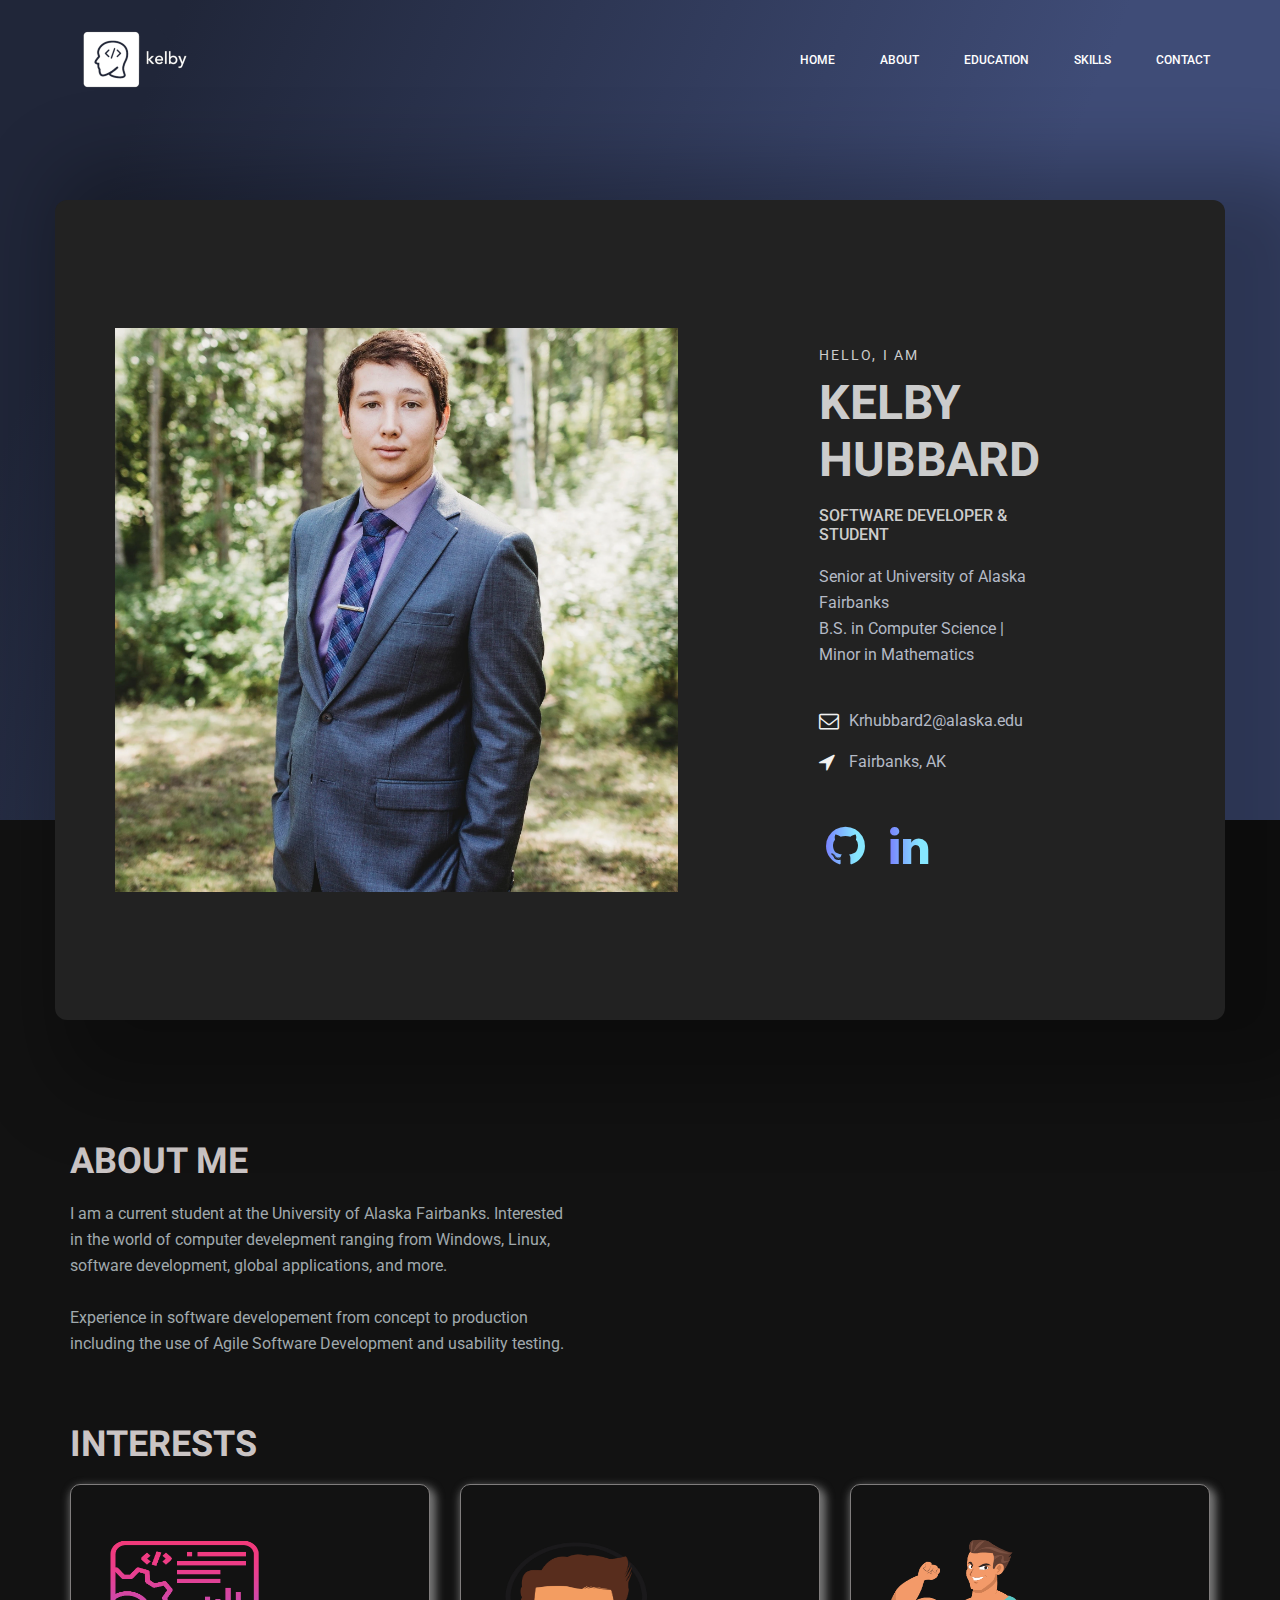
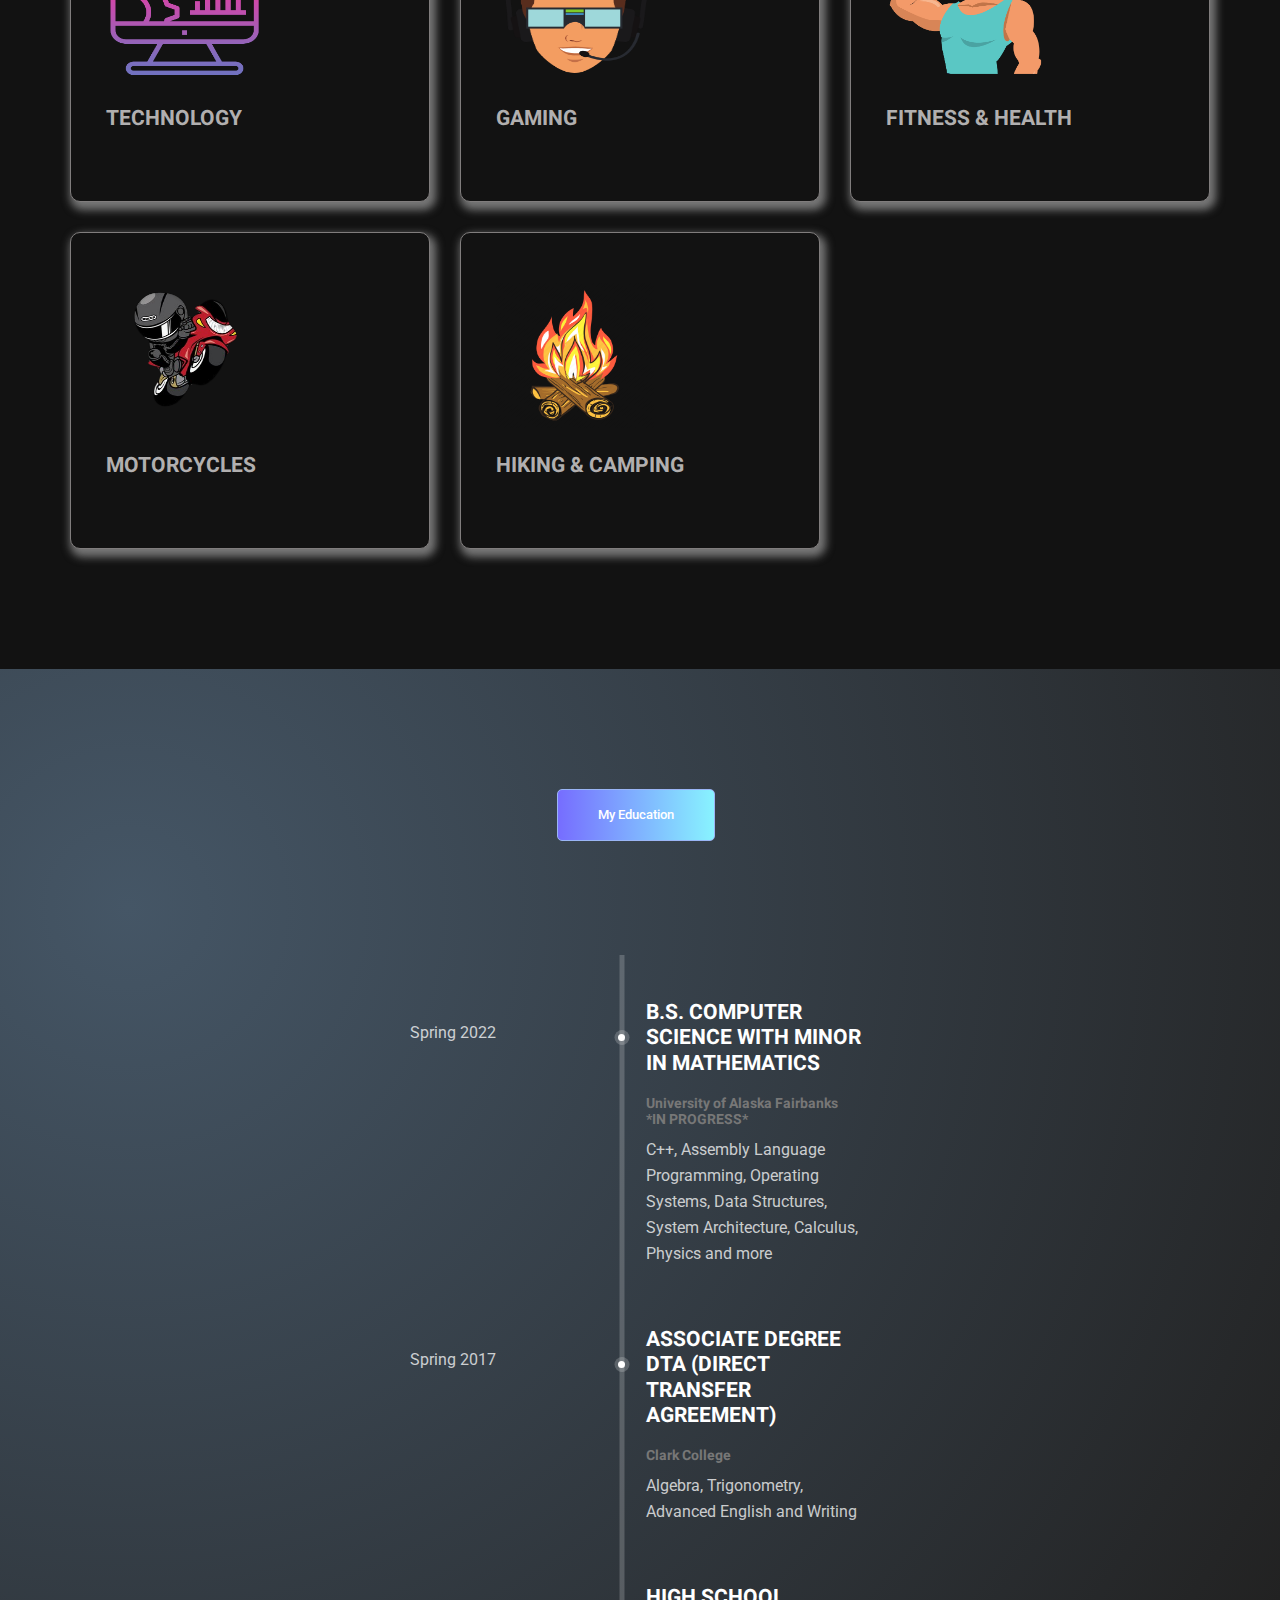
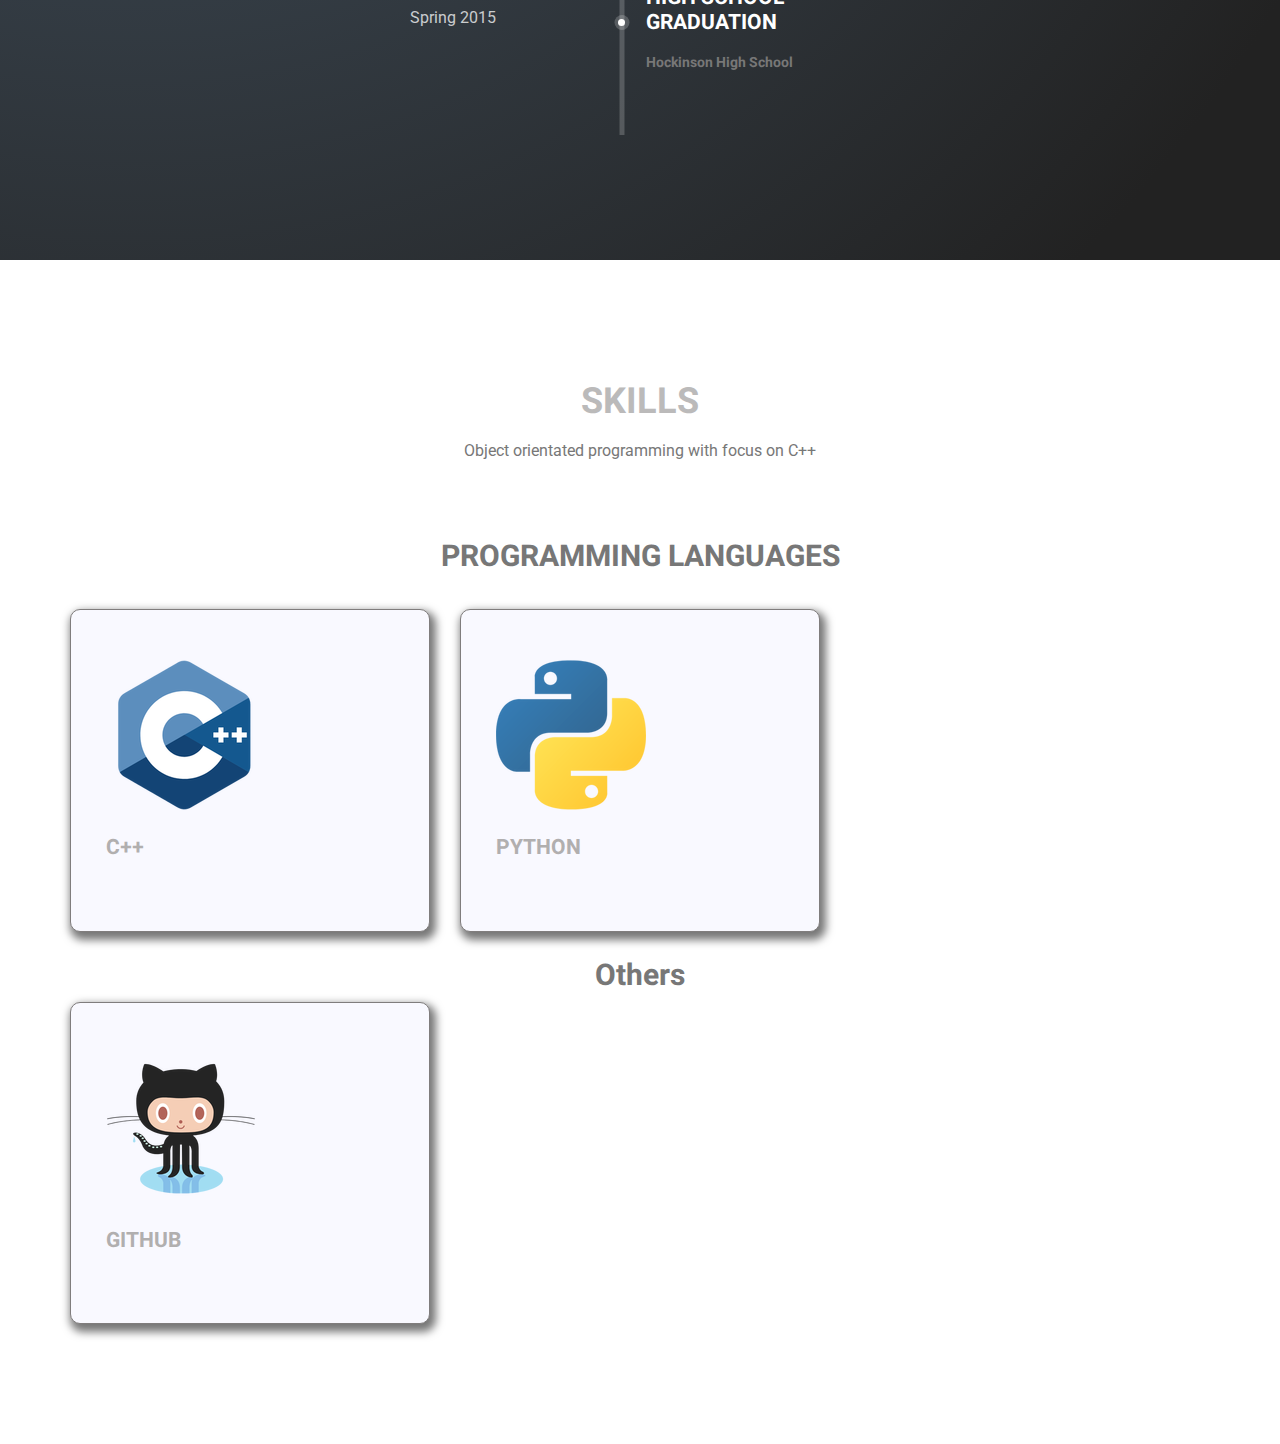
<file: index.html>
<!doctype html>
<html lang="en">
    <head>


		<!-- Global site tag (gtag.js) - Google Analytics -->
	<script async src="https://www.googletagmanager.com/gtag/js?id=UA-171620673-1"></script>
	<script>
 	 window.dataLayer = window.dataLayer || [];
 	 function gtag(){dataLayer.push(arguments);}
 	 gtag('js', new Date());

 	 gtag('config', 'UA-171620673-1');
	</script>

        <!-- Required meta tags -->
        <meta charset="utf-8">
        <meta name="viewport" content="width=device-width, initial-scale=1, shrink-to-fit=no">
        <link rel="icon" href="img/favicon.png" type="image/png">
        <title>Kelby Hubbard</title>

		<meta name="description" content="Kelby Hubbard Software Develper and Student"> 
		<meta property="og:title" content="About Kelby Hubbard"/>
		<meta property="og:url" content="https://www.krhubbard2.github.io" />
		<meta property="og:description" content="About Kelby Hubbard">
		<meta property="og:image" content="/image.png"/> 
		<meta property="og:type" content=”Portfolio” />

        <link rel="stylesheet" href="css/bootstrap.css">
        <link rel="stylesheet" href="vendors/linericon/style.css">
        <link rel="stylesheet" href="css/font-awesome.min.css">
        <link rel="stylesheet" href="vendors/owl-carousel/owl.carousel.min.css">
        <link rel="stylesheet" href="vendors/lightbox/simpleLightbox.css">
        <link rel="stylesheet" href="vendors/nice-select/css/nice-select.css">
        <link rel="stylesheet" href="vendors/animate-css/animate.css">
        <link rel="stylesheet" href="vendors/popup/magnific-popup.css">
        <link rel="stylesheet" href="css/style.css">
		<link rel="stylesheet" href="css/responsive.css">
		
    </head>
    <body>
        
        <!--================Header Menu Area =================-->
        <header class="header_area">
            <div class="main_menu">
            	<nav class="navbar navbar-expand-lg navbar-light">
					<div class="container box_1620">
						<!-- Brand and toggle get grouped for better mobile display -->
						<a class="navbar-brand logo_h" href="index"><img src="img/logo.png" alt="" ></a>
						<button class="navbar-toggler" type="button" data-toggle="collapse" data-target="#navbarSupportedContent" aria-controls="navbarSupportedContent" aria-expanded="false" aria-label="Toggle navigation">
							<span class="icon-bar"></span>
							<span class="icon-bar"></span>
							<span class="icon-bar"></span>
						</button>
						<!-- Collect the nav links, forms, and other content for toggling -->
						<div class="collapse navbar-collapse offset" id="navbarSupportedContent">
							<ul class="nav navbar-nav menu_nav ml-auto" data-target=".navbar-collapse" data-toggle="collapse">
								<li class="nav-item active"><a class="nav-link" href="index.html">Home</a></li> 
								<li class="nav-item"><a class="nav-link" href="#about_me_jump">About</a></li> 
								<li class="nav-item"><a class="nav-link" href="#education_jump">Education</a></li> 
								<li class="nav-item"><a class="nav-link" href="#skills_jump">Skills</a></li> 
								<li class="nav-item"><a class="nav-link" href="mailto:krhubbard2@alaska.edu">Contact</a></li>
							</ul>
						</div> 
					</div>
            	</nav>
            </div>
		</header>
        <!--================Header Menu Area =================-->
        
        <!--================Home Banner Area =================-->
        <section class="home_banner_area">
			<div class="black_1">
           	<div class="container box_1620">
           		<div class="banner_inner d-flex align-items-center">
					<div class="banner_content">
						<div class="media">
							<div class="d-flex" style="
							padding-right: 0px">
								<img src="img/personal.webp" alt="..." loading="lazy" alt="main_image" style='height: 80%; width: 80%; object-fit: contain'>
							</div>
							<div class="media-body" style="
							padding-right: 125px">
								<div class="personal_text">
									<h6>Hello, i am</h6>
									<div class="Hello"> <h3>Kelby Hubbard</h3> </div>
									<h4>Software Developer & Student</h4>

									<p>Senior at University of Alaska Fairbanks <br>B.S. in Computer Science | Minor in Mathematics</p>
									
									
									
									<ul class="list basic_info">
										<li ><a href="mailto:krhubbard2@alaska.edu" target="_blank" ><i class="fa fa-envelope-o" aria-hidden="true"></i>Krhubbard2@alaska.edu</a></li> 
										<li><a href="https://www.google.com/maps/place/Fairbanks,+AK/" target="_blank"><i class="fa fa-location-arrow" aria-hidden="true"></i>Fairbanks, AK</a></li>
									</ul>



									<ul class="list personal_social">
										<li><a href="https://github.com/krhubbard2" target="_blank"><i class="fa fa-github"></i></a></li>
										<li><a href="https://www.linkedin.com/in/kelbyhubbard" target=" _blank"><i class="fa fa-linkedin"></i></a></li>

									</ul>
								</div>
							</div>
						</div>
					</div>
				</div>
			</div>
		</div>
        </section>
        <!--================End Home Banner Area =================-->
        
        <!--================Welcome Area =================-->
		<a id ="about_me_jump"></a>
        <section class="welcome_area p_120">
        	<div class="container">
        		<div class="row welcome_inner">
        			<div class="col-lg-6">
        				<div class="welcome_text">
        					<h4>About Me</h4>
        					<p>I am a current student at the University of Alaska Fairbanks. Interested in the world of computer develepment ranging from Windows, Linux, software development, global applications, and more.<br>

							<br>Experience in software developement from concept to production including the use of Agile Software Development and usability testing.</p>
        					
							<br><h4>Interests</h4>
        				</div>
						
        			</div>
        		</div>
				<div class="feature_inner row">
					
					<div class="col-lg-4 col-md-6">
						<div class="feature_item">
					  <img src="./img/favicon.png" height = "145px" width="55%" loading="lazy">
							<h4> <br>Technology</h4>
							
						</div>
					</div>
					<div class="col-lg-4 col-md-6">
						<div class="feature_item">
							<img src="./img/skills/image8.png" height = "145px" width="55%" loading="lazy">
							<h4><br>Gaming</h4>
						</div>
					</div>
					<div class="col-lg-4 col-md-6">
						<div class="feature_item">
							<img src="./img/skills/image9.png" height = "145px" width="55%" loading="lazy">
							<h4><br>Fitness & Health</h4>
						</div>
					</div>
					<div class="col-lg-4 col-md-6">
						<div class="feature_item">
							<img src="./img/skills/motorcycle.png" height = "145px" width="55%" loading="lazy">
							<h4><br>Motorcycles</h4>
						</div>
					</div>
					<div class="col-lg-4 col-md-6">
						<div class="feature_item">
							<img src="./img/skills/hiking.png" height = "145px" width="55%" loading="lazy">
							<h4><br>Hiking & Camping</h4>
					</div>
				</div>
        	</div>
        </section>
        <!--================End Welcome Area =================-->
        
        <!--================My Tabs Area =================-->
		<a id ="education_jump"></a>
        <section class="mytabs_area p_120">
        	<div class="container">
        		<div class="tabs_inner">
					<ul class="nav nav-tabs" id="myTab" role="tablist">
						<li class="nav-item">
							<a class="nav-link active" id="home-tab" data-toggle="tab" href="#home" role="tab" aria-controls="home" aria-selected="true">My Education</a>
						</li>




					</ul>
						<div class="tab-content" id="myTabContent">
							<div class="tab-pane fade show active" id="home" role="tabpanel" aria-labelledby="home-tab">
							<ul class="list">
								<li>
									<span></span>
									<div class="media">
										<div class="d-flex">
											<p>Spring 2022</p>
										</div>
										
										<div class="media-body">
											<h4>B.S. Computer Science with minor in Mathematics </h4>
											<h6>University of Alaska Fairbanks  <br>*IN PROGRESS*</h6>
											<p>C++, Assembly Language Programming, Operating Systems, Data Structures, System Architecture, Calculus, Physics and more</p>
											
										</div>
									</div>
								</li>
								<li>
									<span></span>
									<div class="media">
										<div class="d-flex">
											<p>Spring 2017</p>
										</div>
										<div class="media-body">
											<h4>Associate Degree DTA (Direct Transfer Agreement) </h4>
											<h6>Clark College</h6>
											<p>Algebra, Trigonometry, Advanced English and Writing</p>
										</div>
									</div>
								</li>
								<li>
								<span></span>
									<div class="media">
										<div class="d-flex">
											<p>Spring 2015</p>
										</div>
										<div class="media-body">
											<h4>High School Graduation</h4>
											<h6>Hockinson High School</h6>
										</div>
									</div>
								</li>
							</ul>
						</div>

					</div>
        		</div>
        	</div>
        </section>
        <!--================End My Tabs Area =================-->


		<!-- 150x150 px images -->
		<a id ="skills_jump"></a>
        <section class="feature_area white_feature p_120">
        	<div class="container">
        		<div class="main_title">
					<h2>Skills</h2>
        			<p>Object orientated programming with focus on C++</p>
				</div>
				<h2 style="text-align:center;">PROGRAMMING LANGUAGES</h2>
				<br>
        		<div class="feature_inner row">
        			
					<div class="col-lg-4 col-md-6">
        				<div class="feature_item">
							<img src="./img/skills/rsz_rsz_1untitled_design_7.png" >
        					<h4><br>C++</h4>
        					<!--<p>C++ is currently my primary language in which most of my developement is done in.<br></p> -->
        				</div>
					</div>
					<div class="col-lg-4 col-md-6">
        				<div class="feature_item">
							<img src="./img/skills/rsz_rsz_untitled_design_.png" >
        					<h4><br> Python</h4>
							<!--<p>Recently started the dive into Python and have been enjoying the ease of use and it's portability.</p>-->
        				</div>
        			</div>

				</div>
				<br>
				<h2 style="text-align:center;">Others</h2>
        		<div class="feature_inner row">
					<div class="col-lg-4 col-md-6">
        				<div class="feature_item">
							<img src="./img/skills/rsz_untitled_design_32.png">
        					<h4><br> GitHub</h4>
        				</div>
					</div>
				</div>
        	</div>
        </section>
        <!--================End Feature Area =================-->
       
        <!-- Optional JavaScript -->
        <!-- jQuery first, then Popper.js, then Bootstrap JS -->
        <script src="js/jquery-3.3.1.min.js"></script>
        <script src="js/popper.js"></script>
        <script src="js/bootstrap.min.js"></script>
        <script src="js/stellar.js"></script>
        <script src="vendors/lightbox/simpleLightbox.min.js"></script>
        <script src="vendors/nice-select/js/jquery.nice-select.min.js"></script>
        <script src="vendors/isotope/imagesloaded.pkgd.min.js"></script>
        <script src="vendors/isotope/isotope.pkgd.min.js"></script>
        <script src="vendors/owl-carousel/owl.carousel.min.js"></script>
        <script src="vendors/popup/jquery.magnific-popup.min.js"></script>
        <!-- <script src="js/jquery.ajaxchimp.min.js"></script> -->
        <!-- <script src="vendors/counter-up/jquery.waypoints.min.js"></script>
        <script src="vendors/counter-up/jquery.counterup.min.js"></script> -->
        <!-- <script src="js/mail-script.js"></script> -->
        <script src="js/theme.js"></script>
    </body>
</html>
</file>
<file: vendors/linericon/style.css>
@font-face {
	font-family: 'Linearicons-Free';
	src:url('fonts/Linearicons-Free.eot?w118d');
	src:url('fonts/Linearicons-Free.eot?#iefixw118d') format('embedded-opentype'),
		url('fonts/Linearicons-Free.woff2?w118d') format('woff2'),
		url('fonts/Linearicons-Free.woff?w118d') format('woff'),
		url('fonts/Linearicons-Free.ttf?w118d') format('truetype'),
		url('fonts/Linearicons-Free.svg?w118d#Linearicons-Free') format('svg');
	font-weight: normal;
	font-style: normal;
}

.lnr {
	font-family: 'Linearicons-Free';
	speak: none;
	font-style: normal;
	font-weight: normal;
	font-variant: normal;
	text-transform: none;
	line-height: 1;

	/* Better Font Rendering =========== */
	-webkit-font-smoothing: antialiased;
	-moz-osx-font-smoothing: grayscale;
}

.lnr-home:before {
	content: "\e800";
}
.lnr-apartment:before {
	content: "\e801";
}
.lnr-pencil:before {
	content: "\e802";
}
.lnr-magic-wand:before {
	content: "\e803";
}
.lnr-drop:before {
	content: "\e804";
}
.lnr-lighter:before {
	content: "\e805";
}
.lnr-poop:before {
	content: "\e806";
}
.lnr-sun:before {
	content: "\e807";
}
.lnr-moon:before {
	content: "\e808";
}
.lnr-cloud:before {
	content: "\e809";
}
.lnr-cloud-upload:before {
	content: "\e80a";
}
.lnr-cloud-download:before {
	content: "\e80b";
}
.lnr-cloud-sync:before {
	content: "\e80c";
}
.lnr-cloud-check:before {
	content: "\e80d";
}
.lnr-database:before {
	content: "\e80e";
}
.lnr-lock:before {
	content: "\e80f";
}
.lnr-cog:before {
	content: "\e810";
}
.lnr-trash:before {
	content: "\e811";
}
.lnr-dice:before {
	content: "\e812";
}
.lnr-heart:before {
	content: "\e813";
}
.lnr-star:before {
	content: "\e814";
}
.lnr-star-half:before {
	content: "\e815";
}
.lnr-star-empty:before {
	content: "\e816";
}
.lnr-flag:before {
	content: "\e817";
}
.lnr-envelope:before {
	content: "\e818";
}
.lnr-paperclip:before {
	content: "\e819";
}
.lnr-inbox:before {
	content: "\e81a";
}
.lnr-eye:before {
	content: "\e81b";
}
.lnr-printer:before {
	content: "\e81c";
}
.lnr-file-empty:before {
	content: "\e81d";
}
.lnr-file-add:before {
	content: "\e81e";
}
.lnr-enter:before {
	content: "\e81f";
}
.lnr-exit:before {
	content: "\e820";
}
.lnr-graduation-hat:before {
	content: "\e821";
}
.lnr-license:before {
	content: "\e822";
}
.lnr-music-note:before {
	content: "\e823";
}
.lnr-film-play:before {
	content: "\e824";
}
.lnr-camera-video:before {
	content: "\e825";
}
.lnr-camera:before {
	content: "\e826";
}
.lnr-picture:before {
	content: "\e827";
}
.lnr-book:before {
	content: "\e828";
}
.lnr-bookmark:before {
	content: "\e829";
}
.lnr-user:before {
	content: "\e82a";
}
.lnr-users:before {
	content: "\e82b";
}
.lnr-shirt:before {
	content: "\e82c";
}
.lnr-store:before {
	content: "\e82d";
}
.lnr-cart:before {
	content: "\e82e";
}
.lnr-tag:before {
	content: "\e82f";
}
.lnr-phone-handset:before {
	content: "\e830";
}
.lnr-phone:before {
	content: "\e831";
}
.lnr-pushpin:before {
	content: "\e832";
}
.lnr-map-marker:before {
	content: "\e833";
}
.lnr-map:before {
	content: "\e834";
}
.lnr-location:before {
	content: "\e835";
}
.lnr-calendar-full:before {
	content: "\e836";
}
.lnr-keyboard:before {
	content: "\e837";
}
.lnr-spell-check:before {
	content: "\e838";
}
.lnr-screen:before {
	content: "\e839";
}
.lnr-smartphone:before {
	content: "\e83a";
}
.lnr-tablet:before {
	content: "\e83b";
}
.lnr-laptop:before {
	content: "\e83c";
}
.lnr-laptop-phone:before {
	content: "\e83d";
}
.lnr-power-switch:before {
	content: "\e83e";
}
.lnr-bubble:before {
	content: "\e83f";
}
.lnr-heart-pulse:before {
	content: "\e840";
}
.lnr-construction:before {
	content: "\e841";
}
.lnr-pie-chart:before {
	content: "\e842";
}
.lnr-chart-bars:before {
	content: "\e843";
}
.lnr-gift:before {
	content: "\e844";
}
.lnr-diamond:before {
	content: "\e845";
}
.lnr-linearicons:before {
	content: "\e846";
}
.lnr-dinner:before {
	content: "\e847";
}
.lnr-coffee-cup:before {
	content: "\e848";
}
.lnr-leaf:before {
	content: "\e849";
}
.lnr-paw:before {
	content: "\e84a";
}
.lnr-rocket:before {
	content: "\e84b";
}
.lnr-briefcase:before {
	content: "\e84c";
}
.lnr-bus:before {
	content: "\e84d";
}
.lnr-car:before {
	content: "\e84e";
}
.lnr-train:before {
	content: "\e84f";
}
.lnr-bicycle:before {
	content: "\e850";
}
.lnr-wheelchair:before {
	content: "\e851";
}
.lnr-select:before {
	content: "\e852";
}
.lnr-earth:before {
	content: "\e853";
}
.lnr-smile:before {
	content: "\e854";
}
.lnr-sad:before {
	content: "\e855";
}
.lnr-neutral:before {
	content: "\e856";
}
.lnr-mustache:before {
	content: "\e857";
}
.lnr-alarm:before {
	content: "\e858";
}
.lnr-bullhorn:before {
	content: "\e859";
}
.lnr-volume-high:before {
	content: "\e85a";
}
.lnr-volume-medium:before {
	content: "\e85b";
}
.lnr-volume-low:before {
	content: "\e85c";
}
.lnr-volume:before {
	content: "\e85d";
}
.lnr-mic:before {
	content: "\e85e";
}
.lnr-hourglass:before {
	content: "\e85f";
}
.lnr-undo:before {
	content: "\e860";
}
.lnr-redo:before {
	content: "\e861";
}
.lnr-sync:before {
	content: "\e862";
}
.lnr-history:before {
	content: "\e863";
}
.lnr-clock:before {
	content: "\e864";
}
.lnr-download:before {
	content: "\e865";
}
.lnr-upload:before {
	content: "\e866";
}
.lnr-enter-down:before {
	content: "\e867";
}
.lnr-exit-up:before {
	content: "\e868";
}
.lnr-bug:before {
	content: "\e869";
}
.lnr-code:before {
	content: "\e86a";
}
.lnr-link:before {
	content: "\e86b";
}
.lnr-unlink:before {
	content: "\e86c";
}
.lnr-thumbs-up:before {
	content: "\e86d";
}
.lnr-thumbs-down:before {
	content: "\e86e";
}
.lnr-magnifier:before {
	content: "\e86f";
}
.lnr-cross:before {
	content: "\e870";
}
.lnr-menu:before {
	content: "\e871";
}
.lnr-list:before {
	content: "\e872";
}
.lnr-chevron-up:before {
	content: "\e873";
}
.lnr-chevron-down:before {
	content: "\e874";
}
.lnr-chevron-left:before {
	content: "\e875";
}
.lnr-chevron-right:before {
	content: "\e876";
}
.lnr-arrow-up:before {
	content: "\e877";
}
.lnr-arrow-down:before {
	content: "\e878";
}
.lnr-arrow-left:before {
	content: "\e879";
}
.lnr-arrow-right:before {
	content: "\e87a";
}
.lnr-move:before {
	content: "\e87b";
}
.lnr-warning:before {
	content: "\e87c";
}
.lnr-question-circle:before {
	content: "\e87d";
}
.lnr-menu-circle:before {
	content: "\e87e";
}
.lnr-checkmark-circle:before {
	content: "\e87f";
}
.lnr-cross-circle:before {
	content: "\e880";
}
.lnr-plus-circle:before {
	content: "\e881";
}
.lnr-circle-minus:before {
	content: "\e882";
}
.lnr-arrow-up-circle:before {
	content: "\e883";
}
.lnr-arrow-down-circle:before {
	content: "\e884";
}
.lnr-arrow-left-circle:before {
	content: "\e885";
}
.lnr-arrow-right-circle:before {
	content: "\e886";
}
.lnr-chevron-up-circle:before {
	content: "\e887";
}
.lnr-chevron-down-circle:before {
	content: "\e888";
}
.lnr-chevron-left-circle:before {
	content: "\e889";
}
.lnr-chevron-right-circle:before {
	content: "\e88a";
}
.lnr-crop:before {
	content: "\e88b";
}
.lnr-frame-expand:before {
	content: "\e88c";
}
.lnr-frame-contract:before {
	content: "\e88d";
}
.lnr-layers:before {
	content: "\e88e";
}
.lnr-funnel:before {
	content: "\e88f";
}
.lnr-text-format:before {
	content: "\e890";
}
.lnr-text-format-remove:before {
	content: "\e891";
}
.lnr-text-size:before {
	content: "\e892";
}
.lnr-bold:before {
	content: "\e893";
}
.lnr-italic:before {
	content: "\e894";
}
.lnr-underline:before {
	content: "\e895";
}
.lnr-strikethrough:before {
	content: "\e896";
}
.lnr-highlight:before {
	content: "\e897";
}
.lnr-text-align-left:before {
	content: "\e898";
}
.lnr-text-align-center:before {
	content: "\e899";
}
.lnr-text-align-right:before {
	content: "\e89a";
}
.lnr-text-align-justify:before {
	content: "\e89b";
}
.lnr-line-spacing:before {
	content: "\e89c";
}
.lnr-indent-increase:before {
	content: "\e89d";
}
.lnr-indent-decrease:before {
	content: "\e89e";
}
.lnr-pilcrow:before {
	content: "\e89f";
}
.lnr-direction-ltr:before {
	content: "\e8a0";
}
.lnr-direction-rtl:before {
	content: "\e8a1";
}
.lnr-page-break:before {
	content: "\e8a2";
}
.lnr-sort-alpha-asc:before {
	content: "\e8a3";
}
.lnr-sort-amount-asc:before {
	content: "\e8a4";
}
.lnr-hand:before {
	content: "\e8a5";
}
.lnr-pointer-up:before {
	content: "\e8a6";
}
.lnr-pointer-right:before {
	content: "\e8a7";
}
.lnr-pointer-down:before {
	content: "\e8a8";
}
.lnr-pointer-left:before {
	content: "\e8a9";
}
</file>
<file: vendors/nice-select/css/nice-select.css>
.nice-select {
  -webkit-tap-highlight-color: transparent;
  background-color: #fff;
  border-radius: 5px;
  border: solid 1px #e8e8e8;
  box-sizing: border-box;
  clear: both;
  cursor: pointer;
  display: block;
  float: left;
  font-family: inherit;
  font-size: 14px;
  font-weight: normal;
  height: 42px;
  line-height: 40px;
  outline: none;
  padding-left: 18px;
  padding-right: 30px;
  position: relative;
  text-align: left !important;
  -webkit-transition: all 0.2s ease-in-out;
  transition: all 0.2s ease-in-out;
  -webkit-user-select: none;
     -moz-user-select: none;
      -ms-user-select: none;
          user-select: none;
  white-space: nowrap;
  width: auto; }
  .nice-select:hover {
    border-color: #dbdbdb; }
  .nice-select:active, .nice-select.open, .nice-select:focus {
    border-color: #999; }
  .nice-select:after {
    border-bottom: 2px solid #999;
    border-right: 2px solid #999;
    content: '';
    display: block;
    height: 5px;
    margin-top: -4px;
    pointer-events: none;
    position: absolute;
    right: 12px;
    top: 50%;
    -webkit-transform-origin: 66% 66%;
        -ms-transform-origin: 66% 66%;
            transform-origin: 66% 66%;
    -webkit-transform: rotate(45deg);
        -ms-transform: rotate(45deg);
            transform: rotate(45deg);
    -webkit-transition: all 0.15s ease-in-out;
    transition: all 0.15s ease-in-out;
    width: 5px; }
  .nice-select.open:after {
    -webkit-transform: rotate(-135deg);
        -ms-transform: rotate(-135deg);
            transform: rotate(-135deg); }
  .nice-select.open .list {
    opacity: 1;
    pointer-events: auto;
    -webkit-transform: scale(1) translateY(0);
        -ms-transform: scale(1) translateY(0);
            transform: scale(1) translateY(0); }
  .nice-select.disabled {
    border-color: #ededed;
    color: #999;
    pointer-events: none; }
    .nice-select.disabled:after {
      border-color: #cccccc; }
  .nice-select.wide {
    width: 100%; }
    .nice-select.wide .list {
      left: 0 !important;
      right: 0 !important; }
  .nice-select.right {
    float: right; }
    .nice-select.right .list {
      left: auto;
      right: 0; }
  .nice-select.small {
    font-size: 12px;
    height: 36px;
    line-height: 34px; }
    .nice-select.small:after {
      height: 4px;
      width: 4px; }
    .nice-select.small .option {
      line-height: 34px;
      min-height: 34px; }
  .nice-select .list {
    background-color: #fff;
    border-radius: 5px;
    box-shadow: 0 0 0 1px rgba(68, 68, 68, 0.11);
    box-sizing: border-box;
    margin-top: 4px;
    opacity: 0;
    overflow: hidden;
    padding: 0;
    pointer-events: none;
    position: absolute;
    top: 100%;
    left: 0;
    -webkit-transform-origin: 50% 0;
        -ms-transform-origin: 50% 0;
            transform-origin: 50% 0;
    -webkit-transform: scale(0.75) translateY(-21px);
        -ms-transform: scale(0.75) translateY(-21px);
            transform: scale(0.75) translateY(-21px);
    -webkit-transition: all 0.2s cubic-bezier(0.5, 0, 0, 1.25), opacity 0.15s ease-out;
    transition: all 0.2s cubic-bezier(0.5, 0, 0, 1.25), opacity 0.15s ease-out;
    z-index: 9; }
    .nice-select .list:hover .option:not(:hover) {
      background-color: transparent !important; }
  .nice-select .option {
    cursor: pointer;
    font-weight: 400;
    line-height: 40px;
    list-style: none;
    min-height: 40px;
    outline: none;
    padding-left: 18px;
    padding-right: 29px;
    text-align: left;
    -webkit-transition: all 0.2s;
    transition: all 0.2s; }
    .nice-select .option:hover, .nice-select .option.focus, .nice-select .option.selected.focus {
      background-color: #f6f6f6; }
    .nice-select .option.selected {
      font-weight: bold; }
    .nice-select .option.disabled {
      background-color: transparent;
      color: #999;
      cursor: default; }

.no-csspointerevents .nice-select .list {
  display: none; }

.no-csspointerevents .nice-select.open .list {
  display: block; }
</file>
<file: css/style.css>
/*=====================================================================

@Default Styles

Table of Content:
01/ Variables
02/ predefin
03/ header
04/ button
05/ banner
06/ breadcrumb
07/ about
08/ team
09/ project  
11/ team 
12/ blog 
13/ video  
14/ features  
15/ career  
16/ contact 
17/ footer

=====================================================================*/
/*----------------------------------------------------*/
/*font Variables*/
/*Color Variables*/
/*=================== fonts ====================*/
@import url("https://fonts.googleapis.com/css?family=Heebo:300,400,700,900|Roboto:300,400,500,700");
/*---------------------------------------------------- */
/*----------------------------------------------------*/


.list {
  list-style: none;
  margin: 0px;
  padding: 0px; 

}

a {
  text-decoration: none;
  transition: all 0.3s ease-in-out; }
  a:hover, a:focus {
    text-decoration: none;
    outline: none; }

.row.m0 {
  margin: 0px; }

body {
  line-height: 26px;
  font-size: 16px;
  font-family: "Roboto", sans-serif;
  font-weight: normal;
  color: #777777; }

h1, h2, h3, h4, h5, h6 {
  font-family: "Heebo", sans-serif;
  font-weight: bold; }

button:focus {
  outline: none;
  box-shadow: none; }

.p0 {
  padding-left: 0px;
  padding-right: 0px; }

.p_120 {
  padding-top: 120px;
  padding-bottom: 120px; }

.p_100 {
  padding-top: 100px;
  padding-bottom: 100px; }

.pad_top {
  padding-top: 120px; }

.pad_bt {
  padding-bottom: 120px; }

.mt-25 {
  margin-top: 25px; }

@media (min-width: 1200px) {
  .container {
    max-width: 1170px; } }

@media (min-width: 1620px) {
  .box_1620 {
    max-width: 1620px;
    margin: auto;
    width: 100%;
    padding-left: 0px;
    padding-right: 0px; } }
/* Main Title Area css
============================================================================================ */
.main_title {
  text-align: center;
  max-width: 670px;
  margin: 0px auto 75px; }
  .main_title h2 {
    font-family: "Heebo", sans-serif;
    font-size: 36px;
    color: #bbbaba;
    margin-bottom: 15px;
    text-transform: uppercase; }
    .main_title h1 {
      font-family: "Heebo", sans-serif;
      font-size: 36px;
      color: hsl(0, 21%, 91%);
      margin-bottom: 15px;
      text-transform: uppercase; }
  .main_title p {
    font-size: 16px;
    font-family: "Roboto", sans-serif;
    font-weight: normal;
    line-height: 26px;
    color: #777777;
    margin-bottom: 0px; }

/* End Main Title Area css
============================================================================================ */
/*---------------------------------------------------- */
/*----------------------------------------------------*/
.header_area {
  position: absolute;
  width: 100%;
  top: 0;
  left: 0;
  z-index: 99;
  transition: background-color 0.4s, all 0.3s linear; }
  .header_area .navbar {
    background: transparent;
    padding: 0px;
    border: 0px;
    border-radius: 0px; }
    .header_area .navbar .nav .nav-item {
      margin-right: 45px; }
      .header_area .navbar .nav .nav-item .nav-link {
        font: 500 12px/120px "Roboto", sans-serif;
        text-transform: uppercase;
        color: #fff;
        padding: 0px;
        display: inline-block; }
        .header_area .navbar .nav .nav-item .nav-link:after {
          display: none; }
      .header_area .navbar .nav .nav-item:hover .nav-link, .header_area .navbar .nav .nav-item.active .nav-link {
        color: #fff; }
      .header_area .navbar .nav .nav-item.submenu {
        position: relative; }
        .header_area .navbar .nav .nav-item.submenu ul {
          border: none;
          padding: 0px;
          border-radius: 0px;
          box-shadow: none;
          margin: 0px;
          background: #fff;
          box-shadow: 0px 3px 16px 0px rgba(0, 0, 0, 0.1); }
          @media (min-width: 992px) {
            .header_area .navbar .nav .nav-item.submenu ul {
              position: absolute;
              top: 120%;
              left: 0px;
              min-width: 200px;
              text-align: left;
              opacity: 0;
              transition: all 300ms ease-in;
              visibility: hidden;
              display: block;
              border: none;
              padding: 0px;
              border-radius: 0px; } }
          .header_area .navbar .nav .nav-item.submenu ul:before {
            content: "";
            width: 0;
            height: 0;
            border-style: solid;
            border-width: 10px 10px 0 10px;
            border-color: #eeeeee transparent transparent transparent;
            position: absolute;
            right: 24px;
            top: 45px;
            z-index: 3;
            opacity: 0;
            transition: all 400ms linear; }
          .header_area .navbar .nav .nav-item.submenu ul .nav-item {
            display: block;
            float: none;
            margin-right: 0px;
            border-bottom: 1px solid #ededed;
            margin-left: 0px;
            transition: all 0.4s linear; }
            .header_area .navbar .nav .nav-item.submenu ul .nav-item .nav-link {
              line-height: 45px;
              color: #222222;
              padding: 0px 30px;
              transition: all 150ms linear;
              display: block;
              margin-right: 0px; }
            .header_area .navbar .nav .nav-item.submenu ul .nav-item:last-child {
              border-bottom: none; }
            .header_area .navbar .nav .nav-item.submenu ul .nav-item:hover .nav-link {
              background: #766dff;
              color: #fff; }
        @media (min-width: 992px) {
          .header_area .navbar .nav .nav-item.submenu:hover ul {
            visibility: visible;
            opacity: 1;
            top: 100%; } }
        .header_area .navbar .nav .nav-item.submenu:hover ul .nav-item {
          margin-top: 0px; }
      .header_area .navbar .nav .nav-item:last-child {
        margin-right: 0px; }
    .header_area .navbar .search {
      font-size: 12px;
      line-height: 60px;
      display: inline-block;
      color: #222222;
      margin-left: 80px; }
      .header_area .navbar .search i {
        font-weight: 600; }
  .header_area.navbar_fixed .main_menu {
    position: fixed;
    width: 100%;
    top: -70px;
    left: 0;
    right: 0;
    background: #000;
    transform: translateY(70px);
    transition: transform 500ms ease, background-color 500ms ease;
    -webkit-transition: transform 500ms ease, background-color 500ms ease;
    box-shadow: 0px 3px 16px 0px rgba(0, 0, 0, 0.1); }
    .header_area.navbar_fixed .main_menu .navbar .nav .nav-item .nav-link {
      line-height: 70px; }

.top_menu {
  background: #f9f9ff; }
  .top_menu .header_social li {
    display: inline-block;
    margin-right: 15px; }
    .top_menu .header_social li a {
      font-size: 14px;
      color: #777777;
      display: inline-block;
      line-height: 42px;
      transition: all 300ms linear 0s; }
    .top_menu .header_social li:last-child {
      margin-right: 0px; }
    .top_menu .header_social li:hover a {
      color: #766dff; }
  .top_menu .dn_btn {
    line-height: 42px;
    display: inline-block;
    font-size: 12px;
    margin-right: 30px;
    font-family: "Roboto", sans-serif;
    font-weight: normal;
    color: #777777;
    transition: all 300ms linear 0s; }
    .top_menu .dn_btn:hover {
      color: #766dff; }
    .top_menu .dn_btn:last-child {
      margin-right: 0px; }
  .top_menu .lan_pack {
    height: 30px;
    border: 1px solid #eeeeee;
    border-radius: 3px;
    line-height: 28px;
    font-size: 12px;
    font-family: "Roboto", sans-serif;
    font-weight: 500;
    padding-left: 19px;
    padding-right: 36px;
    color: #777777;
    background: #f9f9ff;
    margin-right: 5px;
    margin-top: 8px; }
    .top_menu .lan_pack .current {
      color: #777777; }
    .top_menu .lan_pack:after {
      content: "\f0d7";
      border: none !important;
      font: normal normal normal 12px/1 FontAwesome;
      transform: rotate(0deg);
      height: auto;
      margin-top: -6px;
      right: 20px; }

/*---------------------------------------------------- */
/*----------------------------------------------------*/
/* Home Banner Area css
============================================================================================ */
.blog_id .working{
  margin: auto;
  width:60%;
  margin-left: 35%;
  
  margin-top: auto;
  position : relative;
  font-family: "Lucida Console", Courier, monospace;
  font-size: 40px;
  font-weight: bold;
}
.blog_id .border_line_black {
  margin: 10px 0px;
  background:black;
  width: 50%;
  margin-left: 0%;
  margin-right: 0%;
  height: 1px;
  margin-bottom: 50px;
 }

.border_line_black1 {
  margin: 10px 0px;
  background:rgb(255, 255, 255);
  /* width: 50%; */
  margin-left: 0%;
  margin-right: 80%;
  height: 1px;
  margin-bottom: 50px;
 }

body{
  background:#121212 ;
}


.home_banner_area {
  position: relative;
  z-index: 1;
  /* background-image: -moz-linear-gradient(0deg, #766dff 0%, #88f3ff 100%);
  background-image: -webkit-linear-gradient(0deg, #766dff 0%, #88f3ff 100%);
  background-image: -ms-linear-gradient(0deg, #766dff 0%, #88f3ff 100%); */
  /* background-image: linear-gradient(to right, #a8caba 0%, #5d4157 100%); */
  background-image: linear-gradient( 112.1deg,  rgba(32,38,57,1) 11.4%, rgba(63,76,119,1) 70.2% );
  margin-bottom: 200px; }
  .home_banner_area .box_1620 {
    min-height: 700px;
    border-radius: 12px;
    position: relative;
    bottom: -200px;
    background: #222222;
    padding: 60px;
    box-shadow: 50px 20px 80px 50px rgba(0, 0, 0, 0.3); }
  .home_banner_area .banner_inner {
    position: relative;
    width: 100%;
    min-height: 700px;
    display: flex; }
    .home_banner_area .banner_inner .banner_content {
      color: #222222;
      vertical-align: middle;
      align-self: center;
      text-align: left; }
      .home_banner_area .banner_inner .banner_content .media .d-flex {
        padding-right: 125px; }
      .home_banner_area .banner_inner .banner_content .media .media-body {
        vertical-align: middle;
        align-self: center; }

.blog_banner {
  min-height: 780px;
  position: relative;
  z-index: 1;
  overflow: hidden;
  margin-bottom: 0px; }
  .blog_banner .banner_inner {
    background: #04091e;
    position: relative;
    overflow: hidden;
    width: 100%;
    min-height: 780px;
    z-index: 1; }
    .blog_banner .banner_inner .overlay {
      background: url(../img/banner/banner-2.jpg) no-repeat scroll center center;
      background-size: cover;
      background-attachment: fixed;
      object-fit: cover;
      opacity: .5;
      height: 100%;
      position: absolute;
      left: 0px;
      top: 0px;
      width: 100%;
      z-index: -1; }
    .blog_banner .banner_inner .blog_b_text {
      max-width: 700px;
      margin: auto;
      color: #fff; }
      .blog_banner .banner_inner .blog_b_text h2 {
        font-size: 60px;
        font-weight: bold;
        font-family: "Heebo", sans-serif;
        line-height: 66px;
        margin-bottom: 15px;
        text-transform: uppercase; }
      .blog_banner .banner_inner .blog_b_text p {
        font-size: 16px;
        margin-bottom: 35px; }
      .blog_banner .banner_inner .blog_b_text .white_bg_btn {
        line-height: 42px;
        padding: 0px 45px;
        border-radius: 5px; }

.banner_box {
  max-width: 1620px;
  margin: auto; }

.banner_area {
  position: relative;
  z-index: 1;
  min-height: 350px;
  background-image: -moz-linear-gradient(0deg, #766dff 0%, #88f3ff 100%);
  background-image: -webkit-linear-gradient(0deg, #766dff 0%, #88f3ff 100%);
  background-image: -ms-linear-gradient(0deg, #766dff 0%, #88f3ff 100%);
  margin-bottom: 120px; }
  .banner_area .box_1620 {
    background: #212121;
    min-height: 360px;
    border-radius: 12px;
    position: relative;
    bottom: -120px;
    box-shadow: 0px px 5px 0px rgba(153, 153, 153, 0.3);
   }
  .banner_area .banner_inner {
    position: relative;
    overflow: hidden;
    width: 100%;
    min-height: 360px;
    z-index: 1; }
    .banner_area .banner_inner .banner_content h2 {
      color: #eeeeee;
      font-size: 48px;
      font-family: "Heebo", sans-serif;
      margin-bottom: 0px;
      font-weight: bold; }
    .banner_area .banner_inner .banner_content .page_link a {
      font-size: 14px;
      color: #e6e6e6;
      font-family: "Roboto", sans-serif;
      margin-right: 32px;
      position: relative; }
      .banner_area .banner_inner .banner_content .page_link a:before {
        content: "\e87a";
        font-family: 'Linearicons-Free';
        position: absolute;
        right: -25px;
        top: 50%;
        transform: translateY(-50%); }
      .banner_area .banner_inner .banner_content .page_link a:last-child {
        margin-right: 0px; }
        .banner_area .banner_inner .banner_content .page_link a:last-child:before {
          display: none; }
      .banner_area .banner_inner .banner_content .page_link a:hover {
        color: #766dff; }

/* End Home Banner Area css
============================================================================================ */
/*---------------------------------------------------- */
/*----------------------------------------------------*/
/* Latest Blog Area css
============================================================================================ */
.latest_blog_inner {
  margin-bottom: -30px; }

.l_blog_item {
  margin-bottom: 30px; }
  .l_blog_item .date {
    font-size: 13px;
    font-family: "Roboto", sans-serif;
    font-weight: normal;
    color: #777777;
    margin-top: 20px;
    display: block;
    margin-bottom: 15px; }
  .l_blog_item h4 {
    font-size: 18px;
    line-height: 24px;
    color: #222222;
    border-bottom: 1px solid #eeeeee;
    padding-bottom: 20px;
    margin-bottom: 20px;
    transition: all 300ms linear 0s; }
  .l_blog_item p {
    margin-bottom: 0px; }
  .l_blog_item:hover h4 {
    color: #766dff; }

/* End Latest Blog Area css
============================================================================================ */
/*================= latest_blog_area css =============*/
.single-recent-blog-post {
  margin-bottom: 30px; }
  .single-recent-blog-post .thumb {
    overflow: hidden; }
    .single-recent-blog-post .thumb img {
      transition: all 0.7s linear; }
  .single-recent-blog-post .details {
    padding-top: 30px; }
    .single-recent-blog-post .details .sec_h4 {
      line-height: 24px;
      padding: 10px 0px 13px;
      transition: all 0.3s linear; }
      .single-recent-blog-post .details .sec_h4:hover {
        color: #777777; }
  .single-recent-blog-post .date {
    font-size: 14px;
    line-height: 24px;
    font-weight: 400; }
  .single-recent-blog-post:hover img {
    transform: scale(1.23) rotate(10deg); }

.tags .tag_btn {
  font-size: 12px;
  font-weight: 500;
  line-height: 20px;
  border: 1px solid #eeeeee;
  display: inline-block;
  padding: 1px 18px;
  text-align: center;
  color: #222222; }
  .tags .tag_btn:before {
    background: #766dff; }
  .tags .tag_btn + .tag_btn {
    margin-left: 2px; }

/*========= blog_categorie_area css ===========*/
.blog_categorie_area {
  padding-top: 80px;
  padding-bottom: 80px; }

.categories_post {
  position: relative;
  text-align: center;
  cursor: pointer; }
  .categories_post img {
    max-width: 100%; }
  .categories_post .categories_details {
    position: absolute;
    top: 20px;
    left: 20px;
    right: 20px;
    bottom: 20px;
    background: rgba(34, 34, 34, 0.8);
    color: #fff;
    transition: all 0.3s linear;
    display: flex;
    align-items: center;
    justify-content: center; }
    .categories_post .categories_details h5 {
      margin-bottom: 0px;
      font-size: 18px;
      line-height: 26px;
      text-transform: uppercase;
      color: #fff;
      position: relative; }
    .categories_post .categories_details p {
      font-weight: 300;
      font-size: 14px;
      line-height: 26px;
      margin-bottom: 0px; }
    .categories_post .categories_details .border_line {
      margin: 10px 0px;
      background: #fff;
      width: 100%;
      height: 1px; }
    
  .categories_post:hover .categories_details {
    background-image: -moz-linear-gradient(0deg, #766dff 0%, #88f3ff 100%);
    background-image: -webkit-linear-gradient(0deg, #766dff 0%, #88f3ff 100%);
    background-image: -ms-linear-gradient(0deg, #766dff 0%, #88f3ff 100%);
    opacity: 0.851; }

/*============ blog_left_sidebar css ==============*/
.blog_item {
  margin-bottom: 40px; }

.blog_info {
  padding-top: 30px; }
  .blog_info .post_tag {
    padding-bottom: 20px; }
    .blog_info .post_tag a {
      font: 300 14px/21px "Roboto", sans-serif;
      color: #222222; }
      .blog_info .post_tag a:hover {
        color: #777777; }
      .blog_info .post_tag a.active {
        color: #766dff; }
  .blog_info .blog_meta li a {
    font: 300 14px/20px "Roboto", sans-serif;
    color: #777777;
    vertical-align: middle;
    padding-bottom: 12px;
    display: inline-block; }
    .blog_info .blog_meta li a i {
      color: #222222;
      font-size: 16px;
      font-weight: 600;
      padding-left: 15px;
      line-height: 20px;
      vertical-align: middle; }
    .blog_info .blog_meta li a:hover {
      color: #766dff; }

.blog_post img {
  max-width: 100%; }

.blog_details {
  padding-top: 20px; }
  .blog_details h2 {
    font-size: 24px;
    line-height: 36px;
    color: #222222;
    font-weight: 600;
    transition: all 0.3s linear; }
    .blog_details h2:hover {
      color: #766dff; }
  .blog_details p {
    margin-bottom: 26px; }

.view_btn {
  font-size: 14px;
  line-height: 36px;
  display: inline-block;
  color: #222222;
  font-weight: 500;
  padding: 0px 30px;
  background: #fff; }

.blog_right_sidebar {
  border: 1px solid #eeeeee;
  background: #fafaff;
  padding: 30px; }
  .blog_right_sidebar .widget_title {
    font-size: 18px;
    line-height: 25px;
    background: #766dff;
    text-align: center;
    color: #fff;
    padding: 8px 0px;
    margin-bottom: 30px; }
  .blog_right_sidebar .search_widget .input-group .form-control {
    font-size: 14px;
    line-height: 29px;
    border: 0px;
    width: 100%;
    font-weight: 300;
    color: #fff;
    padding-left: 20px;
    border-radius: 45px;
    z-index: 0;
    background: #766dff; }
    .blog_right_sidebar .search_widget .input-group .form-control.placeholder {
      color: #fff; }
    .blog_right_sidebar .search_widget .input-group .form-control:-moz-placeholder {
      color: #fff; }
    .blog_right_sidebar .search_widget .input-group .form-control::-moz-placeholder {
      color: #fff; }
    .blog_right_sidebar .search_widget .input-group .form-control::-webkit-input-placeholder {
      color: #fff; }
    .blog_right_sidebar .search_widget .input-group .form-control:focus {
      box-shadow: none; }
  .blog_right_sidebar .search_widget .input-group .btn-default {
    position: absolute;
    right: 20px;
    background: transparent;
    border: 0px;
    box-shadow: none;
    font-size: 14px;
    color: #fff;
    padding: 0px;
    top: 50%;
    transform: translateY(-50%);
    z-index: 1; }
  .blog_right_sidebar .author_widget {
    text-align: center; }
    .blog_right_sidebar .author_widget h4 {
      font-size: 18px;
      line-height: 20px;
      color: #222222;
      margin-bottom: 5px;
      margin-top: 30px; }
    .blog_right_sidebar .author_widget p {
      margin-bottom: 0px; }
    .blog_right_sidebar .author_widget .social_icon {
      padding: 7px 0px 15px; }
      .blog_right_sidebar .author_widget .social_icon a {
        font-size: 14px;
        color: #222222;
        transition: all 0.2s linear; }
        .blog_right_sidebar .author_widget .social_icon a + a {
          margin-left: 20px; }
        .blog_right_sidebar .author_widget .social_icon a:hover {
          color: #766dff; }
  .blog_right_sidebar .popular_post_widget .post_item .media-body {
    justify-content: center;
    align-self: center;
    padding-left: 20px; }
    .blog_right_sidebar .popular_post_widget .post_item .media-body h3 {
      font-size: 14px;
      line-height: 20px;
      color: #222222;
      margin-bottom: 4px;
      transition: all 0.3s linear; }
      .blog_right_sidebar .popular_post_widget .post_item .media-body h3:hover {
        color: #766dff; }
    .blog_right_sidebar .popular_post_widget .post_item .media-body p {
      font-size: 12px;
      line-height: 21px;
      margin-bottom: 0px; }
  .blog_right_sidebar .popular_post_widget .post_item + .post_item {
    margin-top: 20px; }
  .blog_right_sidebar .post_category_widget .cat-list li {
    border-bottom: 2px dotted #eee;
    transition: all 0.3s ease 0s;
    padding-bottom: 12px; }
    .blog_right_sidebar .post_category_widget .cat-list li a {
      font-size: 14px;
      line-height: 20px;
      color: #777; }
      .blog_right_sidebar .post_category_widget .cat-list li a p {
        margin-bottom: 0px; }
    .blog_right_sidebar .post_category_widget .cat-list li + li {
      padding-top: 15px; }
    .blog_right_sidebar .post_category_widget .cat-list li:hover {
      border-color: #766dff; }
      .blog_right_sidebar .post_category_widget .cat-list li:hover a {
        color: #766dff; }
  .blog_right_sidebar .newsletter_widget {
    text-align: center; }
    .blog_right_sidebar .newsletter_widget .form-group {
      margin-bottom: 8px; }
    .blog_right_sidebar .newsletter_widget .input-group-prepend {
      margin-right: -1px; }
    .blog_right_sidebar .newsletter_widget .input-group-text {
      background: #fff;
      border-radius: 0px;
      vertical-align: top;
      font-size: 12px;
      line-height: 36px;
      padding: 0px 0px 0px 15px;
      border: 1px solid #eeeeee;
      border-right: 0px; }
    .blog_right_sidebar .newsletter_widget .form-control {
      font-size: 12px;
      line-height: 24px;
      color: #cccccc;
      border: 1px solid #eeeeee;
      border-left: 0px;
      border-radius: 0px; }
      .blog_right_sidebar .newsletter_widget .form-control.placeholder {
        color: #cccccc; }
      .blog_right_sidebar .newsletter_widget .form-control:-moz-placeholder {
        color: #cccccc; }
      .blog_right_sidebar .newsletter_widget .form-control::-moz-placeholder {
        color: #cccccc; }
      .blog_right_sidebar .newsletter_widget .form-control::-webkit-input-placeholder {
        color: #cccccc; }
      .blog_right_sidebar .newsletter_widget .form-control:focus {
        outline: none;
        box-shadow: none; }
    .blog_right_sidebar .newsletter_widget .bbtns {
      background: #766dff;
      color: #fff;
      font-size: 12px;
      line-height: 38px;
      display: inline-block;
      font-weight: 500;
      padding: 0px 24px 0px 24px;
      border-radius: 0; }
    .blog_right_sidebar .newsletter_widget .text-bottom {
      font-size: 12px; }
  .blog_right_sidebar .tag_cloud_widget ul li {
    display: inline-block; }
    .blog_right_sidebar .tag_cloud_widget ul li a {
      display: inline-block;
      border: 1px solid #eee;
      background: #fff;
      padding: 0px 13px;
      margin-bottom: 8px;
      transition: all 0.3s ease 0s;
      color: #222222;
      font-size: 12px; }
      .blog_right_sidebar .tag_cloud_widget ul li a:hover {
        background-image: -moz-linear-gradient(0deg, #766dff 0%, #88f3ff 100%);
        background-image: -webkit-linear-gradient(0deg, #766dff 0%, #88f3ff 100%);
        background-image: -ms-linear-gradient(0deg, #766dff 0%, #88f3ff 100%);
        color: #fff; }
  .blog_right_sidebar .br {
    width: 100%;
    height: 1px;
    background: #eeeeee;
    margin: 30px 0px; }

.blog-pagination {
  padding-top: 25px;
  padding-bottom: 95px; }
  .blog-pagination .page-link {
    border-radius: 0; }
  .blog-pagination .page-item {
    border: none; }

.page-link {
  background: transparent;
  font-weight: 400; }

.blog-pagination .page-item.active .page-link {
  background-color: #766dff;
  border-color: transparent;
  color: #fff; }

.blog-pagination .page-link {
  position: relative;
  display: block;
  padding: 0.5rem 0.75rem;
  margin-left: -1px;
  line-height: 1.25;
  color: #8a8a8a;
  border: none; }

.blog-pagination .page-link .lnr {
  font-weight: 600; }

.blog-pagination .page-item:last-child .page-link,
.blog-pagination .page-item:first-child .page-link {
  border-radius: 0; }

.blog-pagination .page-link:hover {
  color: #fff;
  text-decoration: none;
  background-color: #766dff;
  border-color: #eee; }

/*============ Start Blog Single Styles  =============*/
.single-post-area .social-links {
  padding-top: 10px; }
  .single-post-area .social-links li {
    display: inline-block;
    margin-bottom: 10px; }
    .single-post-area .social-links li a {
      color: #cccccc;
      padding: 7px;
      font-size: 14px;
      transition: all 0.2s linear; }
      .single-post-area .social-links li a:hover {
        color: #222222; }
.single-post-area .blog_details {
  padding-top: 26px; }
  .single-post-area .blog_details p {
    margin-bottom: 10px; }
.single-post-area .quotes {
  margin-top: 20px;
  margin-bottom: 30px;
  padding: 24px 35px 24px 30px;
  background-color: white;
  box-shadow: -20.84px 21.58px 30px 0px rgba(176, 176, 176, 0.1);
  font-size: 14px;
  line-height: 24px;
  color: #777;
  font-style: italic; }
.single-post-area .arrow {
  position: absolute; }
  .single-post-area .arrow .lnr {
    font-size: 20px;
    font-weight: 600; }
.single-post-area .thumb .overlay-bg {
  background: rgba(0, 0, 0, 0.8); }
.single-post-area .navigation-area {
  border-top: 1px solid #eee;
  padding-top: 30px;
  margin-top: 60px; }
  .single-post-area .navigation-area p {
    margin-bottom: 0px; }
  .single-post-area .navigation-area h4 {
    font-size: 18px;
    line-height: 25px;
    color: #222222; }
  .single-post-area .navigation-area .nav-left {
    text-align: left; }
    .single-post-area .navigation-area .nav-left .thumb {
      margin-right: 20px;
      background: #000; }
      .single-post-area .navigation-area .nav-left .thumb img {
        transition: all 300ms linear 0s; }
    .single-post-area .navigation-area .nav-left .lnr {
      margin-left: 20px;
      opacity: 0;
      transition: all 300ms linear 0s; }
    .single-post-area .navigation-area .nav-left:hover .lnr {
      opacity: 1; }
    .single-post-area .navigation-area .nav-left:hover .thumb img {
      opacity: .5; }
    @media (max-width: 767px) {
      .single-post-area .navigation-area .nav-left {
        margin-bottom: 30px; } }
  .single-post-area .navigation-area .nav-right {
    text-align: right; }
    .single-post-area .navigation-area .nav-right .thumb {
      margin-left: 20px;
      background: #000; }
      .single-post-area .navigation-area .nav-right .thumb img {
        transition: all 300ms linear 0s; }
    .single-post-area .navigation-area .nav-right .lnr {
      margin-right: 20px;
      opacity: 0;
      transition: all 300ms linear 0s; }
    .single-post-area .navigation-area .nav-right:hover .lnr {
      opacity: 1; }
    .single-post-area .navigation-area .nav-right:hover .thumb img {
      opacity: .5; }
@media (max-width: 991px) {
  .single-post-area .sidebar-widgets {
    padding-bottom: 0px; } }

.comments-area {
  background: #fafaff;
  border: 1px solid #eee;
  padding: 50px 30px;
  margin-top: 50px; }
  @media (max-width: 414px) {
    .comments-area {
      padding: 50px 8px; } }
  .comments-area h4 {
    text-align: center;
    margin-bottom: 50px;
    color: #222222;
    font-size: 18px; }
  .comments-area h5 {
    font-size: 16px;
    margin-bottom: 0px; }
  .comments-area a {
    color: #222222; }
  .comments-area .comment-list {
    padding-bottom: 48px; }
    .comments-area .comment-list:last-child {
      padding-bottom: 0px; }
    .comments-area .comment-list.left-padding {
      padding-left: 25px; }
    @media (max-width: 413px) {
      .comments-area .comment-list .single-comment h5 {
        font-size: 12px; }
      .comments-area .comment-list .single-comment .date {
        font-size: 11px; }
      .comments-area .comment-list .single-comment .comment {
        font-size: 10px; } }
  .comments-area .thumb {
    margin-right: 20px; }
  .comments-area .date {
    font-size: 13px;
    color: #cccccc;
    margin-bottom: 13px; }
  .comments-area .comment {
    color: #777777;
    margin-bottom: 0px; }
  .comments-area .btn-reply {
    background-color: #fff;
    color: #222222;
    border: 1px solid #eee;
    padding: 2px 18px;
    font-size: 12px;
    display: block;
    font-weight: 600;
    transition: all 300ms linear 0s; }
    .comments-area .btn-reply:hover {
      background-color: #766dff;
      color: #fff; }

.comment-form {
  background: #fafaff;
  text-align: center;
  border: 1px solid #eee;
  padding: 47px 30px 43px;
  margin-top: 50px;
  margin-bottom: 0px; }
  .comment-form h4 {
    text-align: center;
    margin-bottom: 50px;
    font-size: 18px;
    line-height: 22px;
    color: #222222; }
  .comment-form .name {
    padding-left: 0px; }
    @media (max-width: 767px) {
      .comment-form .name {
        padding-right: 0px;
        margin-bottom: 1rem; } }
  .comment-form .email {
    padding-right: 0px; }
    @media (max-width: 991px) {
      .comment-form .email {
        padding-left: 0px; } }
  .comment-form .form-control {
    padding: 8px 20px;
    background: #fff;
    border: none;
    border-radius: 0px;
    width: 100%;
    font-size: 14px;
    color: #777777;
    border: 1px solid transparent; }
    .comment-form .form-control:focus {
      box-shadow: none;
      border: 1px solid #eee; }
  .comment-form textarea.form-control {
    height: 140px;
    resize: none; }
  .comment-form ::-webkit-input-placeholder {
    /* Chrome/Opera/Safari */
    font-size: 13px;
    color: #777; }
  .comment-form ::-moz-placeholder {
    /* Firefox 19+ */
    font-size: 13px;
    color: #777; }
  .comment-form :-ms-input-placeholder {
    /* IE 10+ */
    font-size: 13px;
    color: #777; }
  .comment-form :-moz-placeholder {
    /* Firefox 18- */
    font-size: 13px;
    color: #777; }

/*============ End Blog Single Styles  =============*/
/*---------------------------------------------------- */
/*----------------------------------------------------*/
/* Reservation Form Area css
============================================================================================ */
.reservation_form_area .res_form_inner {
  max-width: 555px;
  margin: auto;
  box-shadow: 0px 10px 30px 0px rgba(153, 153, 153, 0.1);
  padding: 75px 50px;
  position: relative; }
  .reservation_form_area .res_form_inner:before {
    content: "";
    background: url(../img/contact-shap-1.png);
    position: absolute;
    left: -125px;
    height: 421px;
    width: 98px;
    top: 50%;
    transform: translateY(-50%); }
  .reservation_form_area .res_form_inner:after {
    content: "";
    background: url(../img/contact-shap-2.png);
    position: absolute;
    right: -125px;
    height: 421px;
    width: 98px;
    top: 50%;
    transform: translateY(-50%); }

.reservation_form .form-group input {
  height: 40px;
  border-radius: 0px;
  border: 1px solid #eeeeee;
  outline: none;
  box-shadow: none;
  padding: 0px 15px;
  font-size: 13px;
  font-family: "Roboto", sans-serif;
  font-weight: 300;
  color: #999999; }
  .reservation_form .form-group input.placeholder {
    font-size: 13px;
    font-family: "Roboto", sans-serif;
    font-weight: 300;
    color: #999999; }
  .reservation_form .form-group input:-moz-placeholder {
    font-size: 13px;
    font-family: "Roboto", sans-serif;
    font-weight: 300;
    color: #999999; }
  .reservation_form .form-group input::-moz-placeholder {
    font-size: 13px;
    font-family: "Roboto", sans-serif;
    font-weight: 300;
    color: #999999; }
  .reservation_form .form-group input::-webkit-input-placeholder {
    font-size: 13px;
    font-family: "Roboto", sans-serif;
    font-weight: 300;
    color: #999999; }
.reservation_form .form-group .res_select {
  height: 40px;
  border: 1px solid #eeeeee;
  border-radius: 0px;
  width: 100%;
  padding: 0px 15px;
  line-height: 36px; }
  .reservation_form .form-group .res_select .current {
    font-size: 13px;
    font-family: "Roboto", sans-serif;
    font-weight: 300;
    color: #999999; }
  .reservation_form .form-group .res_select:after {
    content: "\e874";
    font-family: 'Linearicons-Free';
    color: #cccccc;
    transform: rotate(0deg);
    border: none;
    margin-top: -17px;
    font-size: 13px;
    right: 22px; }
.reservation_form .form-group:last-child {
  text-align: center; }

/* End Reservation Form Area css
============================================================================================ */
/*============== contact_area css ================*/
.mapBox {
  height: 420px;
  margin-bottom: 80px; }

.contact_info .info_item {
  position: relative;
  padding-left: 45px; }
  .contact_info .info_item i {
    position: absolute;
    left: 0;
    top: 0;
    font-size: 20px;
    line-height: 24px;
    color: #766dff;
    font-weight: 600; }
  .contact_info .info_item h6 {
    font-size: 16px;
    line-height: 24px;
    color: "Roboto", sans-serif;
    font-weight: bold;
    margin-bottom: 0px;
    color: #222222; }
    .contact_info .info_item h6 a {
      color: #222222; }
  .contact_info .info_item p {
    font-size: 14px;
    line-height: 24px;
    padding: 2px 0px; }

.contact_form .form-group {
  margin-bottom: 10px; }
  .contact_form .form-group .form-control {
    font-size: 13px;
    line-height: 26px;
    color: #999;
    border: 1px solid #eeeeee;
    font-family: "Roboto", sans-serif;
    border-radius: 0px;
    padding-left: 20px; }
    .contact_form .form-group .form-control:focus {
      box-shadow: none;
      outline: none; }
    .contact_form .form-group .form-control.placeholder {
      color: #999; }
    .contact_form .form-group .form-control:-moz-placeholder {
      color: #999; }
    .contact_form .form-group .form-control::-moz-placeholder {
      color: #999; }
    .contact_form .form-group .form-control::-webkit-input-placeholder {
      color: #999; }
  .contact_form .form-group textarea {
    resize: none; }
    .contact_form .form-group textarea.form-control {
      height: 140px; }
.contact_form .submit_btn {
  margin-top: 20px;
  cursor: pointer; }

/* Contact Success and error Area css
============================================================================================ */
.modal-message .modal-dialog {
  position: absolute;
  top: 36%;
  left: 50%;
  transform: translateX(-50%) translateY(-50%) !important;
  margin: 0px;
  max-width: 500px;
  width: 100%; }
  .modal-message .modal-dialog .modal-content .modal-header {
    text-align: center;
    display: block;
    border-bottom: none;
    padding-top: 50px;
    padding-bottom: 50px; }
    .modal-message .modal-dialog .modal-content .modal-header .close {
      position: absolute;
      right: -15px;
      top: -15px;
      padding: 0px;
      color: #fff;
      opacity: 1;
      cursor: pointer; }
    .modal-message .modal-dialog .modal-content .modal-header h2 {
      display: block;
      text-align: center;
      color: #766dff;
      padding-bottom: 10px;
      font-family: "Roboto", sans-serif; }
    .modal-message .modal-dialog .modal-content .modal-header p {
      display: block; }

/* End Contact Success and error Area css
============================================================================================ */
/*---------------------------------------------------- */
/*----------------------------------------------------*/
/*============== Elements Area css ================*/
.mb-20 {
  margin-bottom: 20px; }

.mb-30 {

  padding: 10px;
  margin-bottom: 0px; }

.sample-text-area {
  /* background:#121212; */
  box-shadow: 0px 2px 5px 0px rgba(153, 153, 153, 0.3);
  
  padding: 100px 0px; 
}
  .sample-text-area .title_color {
    color: hsl(300, 6%, 74%);
    margin-bottom: 0px; }
  .sample-text-area p {
    color:#a4a4a4;
    font-size:21px;
    font-weight:700px;
    font-family: Roboto Condensed', 'Lucida Sans Typewriter';
    line-height: 27px; }
    .sample-text-area p b {
      font-weight: bold;
      color: #766dff; }
    .sample-text-area p i {
      color: #82e3ee;
      font-style: italic; }
    .sample-text-area p sup {
      color: #766dff;
      font-style: italic; }
    .sample-text-area p sub {
      color: #766dff;
      font-style: italic; }
    .sample-text-area p del {
      color: #766dff; }
    .sample-text-area p u {
      color: #766dff; }

/*============== End Elements Area css ================*/
/*==============Elements Button Area css ================*/
.elements_button .title_color {
  margin-bottom: 30px;
  color: #222222; }

.title_color {
  color: #222222; }

.button-group-area {
  margin-top: 15px; }
  .button-group-area:nth-child(odd) {
    margin-top: 40px; }
  .button-group-area:first-child {
    margin-top: 0px; }
  .button-group-area .theme_btn {
    margin-right: 10px; }
  .button-group-area .white_btn {
    margin-right: 10px; }
  .button-group-area .link {
    text-decoration: underline;
    color: #222222;
    background: transparent; }
    .button-group-area .link:hover {
      color: #fff; }
  .button-group-area .disable {
    background: transparent;
    color: #007bff;
    cursor: not-allowed; }
    .button-group-area .disable:before {
      display: none; }

.primary {
  background: #52c5fd; }
  .primary:before {
    background: #2faae6; }

.success {
  background: #4cd3e3; }
  .success:before {
    background: #2ebccd; }

.info {
  background: #38a4ff; }
  .info:before {
    background: #298cdf; }

.warning {
  background: #f4e700; }
  .warning:before {
    background: #e1d608; }

.danger {
  background: #f54940; }
  .danger:before {
    background: #e13b33; }

.primary-border {
  background: transparent;
  border: 1px solid #52c5fd;
  color: #52c5fd; }
  .primary-border:before {
    background: #52c5fd; }

.success-border {
  background: transparent;
  border: 1px solid #4cd3e3;
  color: #4cd3e3; }
  .success-border:before {
    background: #4cd3e3; }

.info-border {
  background: transparent;
  border: 1px solid #38a4ff;
  color: #38a4ff; }
  .info-border:before {
    background: #38a4ff; }

.warning-border {
  background: #fff;
  border: 1px solid #f4e700;
  color: #f4e700; }
  .warning-border:before {
    background: #f4e700; }

.danger-border {
  background: transparent;
  border: 1px solid #f54940;
  color: #f54940; }
  .danger-border:before {
    background: #f54940; }

.link-border {
  background: transparent;
  border: 1px solid #766dff;
  color: #766dff; }
  .link-border:before {
    background: #766dff; }

.radius {
  border-radius: 3px; }

.circle {
  border-radius: 20px; }

.arrow span {
  padding-left: 5px; }

.e-large {
  line-height: 50px;
  padding-top: 0px;
  padding-bottom: 0px; }

.large {
  line-height: 45px;
  padding-top: 0px;
  padding-bottom: 0px; }

.medium {
  line-height: 30px;
  padding-top: 0px;
  padding-bottom: 0px; }

.small {
  line-height: 25px;
  padding-top: 0px;
  padding-bottom: 0px; }

.general {
  line-height: 38px;
  padding-top: 0px;
  padding-bottom: 0px; }


  .title_color1 {
    color: hsl(300, 6%, 74%);
    margin-bottom: 0px; }

/*==============End Elements Button Area css ================*/
/* =================================== */
/*  Elements Page Styles
/* =================================== */
/*---------- Start Elements Page -------------*/
.generic-banner {
  margin-top: 60px;
  text-align: center; }

.generic-banner .height {
  height: 600px; }

@media (max-width: 767.98px) {
  .generic-banner .height {
    height: 400px; } }
.generic-banner .generic-banner-content h2 {
  line-height: 1.2em;
  margin-bottom: 20px; }

@media (max-width: 991.98px) {
  .generic-banner .generic-banner-content h2 br {
    display: none; } }
.generic-banner .generic-banner-content p {
  text-align: center;
  font-size: 16px; }

@media (max-width: 991.98px) {
  .generic-banner .generic-banner-content p br {
    display: none; } }
.generic-content h1 {
  font-weight: 600; }

.about-generic-area {
  background: #fff; }

.about-generic-area p {
  margin-bottom: 20px; }

.white-bg {
  background: #fff; }

.section-top-border {
  padding: 50px 0;
  border-top: 1px dotted #eee; }

.switch-wrap {
  margin-bottom: 10px; }

.switch-wrap p {
  margin: 0; }

/*---------- End Elements Page -------------*/
.sample-text-area {
  padding: 100px 0 70px 0; }

.sample-text {
  margin-bottom: 0; }

.text-heading {
  /* margin-bottom: 30px; */
  padding-bottom: 40px;
  margin-left: 3%;
  font-size: 47px; }

.typo-list {
  margin-bottom: 10px; }

@media (max-width: 767px) {
  .typo-sec {
    margin-bottom: 30px; } }
@media (max-width: 767px) {
  .element-wrap {
    margin-top: 30px; } }
b, sup, sub, u, del {
  color: #f8b600; }

h1 {
  font-size: 36px; }

h2 {
  font-size: 30px; }

h3 {
  font-size: 24px; }

h4 {
  font-size: 18px; }

h5 {
  font-size: 16px; }

h6 {
  font-size: 14px; }

.typography h1, .typography h2, .typography h3, .typography h4, .typography h5, .typography h6 {
  color: #777777; }

.button-area .border-top-generic {
  padding: 70px 15px;
  border-top: 1px dotted #eee; }

.button-group-area .genric-btn {
  margin-right: 10px;
  margin-top: 10px; }

.button-group-area .genric-btn:last-child {
  margin-right: 0; }

.circle {
  border-radius: 20px; }

.genric-btn {
  display: inline-block;
  outline: none;
  line-height: 40px;
  padding: 0 30px;
  font-size: .8em;
  text-align: center;
  text-decoration: none;
  font-weight: 500;
  cursor: pointer;
  -webkit-transition: all 0.3s ease 0s;
  -moz-transition: all 0.3s ease 0s;
  -o-transition: all 0.3s ease 0s;
  transition: all 0.3s ease 0s; }

.genric-btn:focus {
  outline: none; }

.genric-btn.e-large {
  padding: 0 40px;
  line-height: 50px; }

.genric-btn.large {
  line-height: 45px; }

.genric-btn.medium {
  line-height: 30px; }

.genric-btn.small {
  line-height: 25px; }

.genric-btn.radius {
  border-radius: 3px; }

.genric-btn.circle {
  border-radius: 20px; }

.genric-btn.arrow {
  display: -webkit-inline-box;
  display: -ms-inline-flexbox;
  display: inline-flex;
  -webkit-box-align: center;
  -ms-flex-align: center;
  align-items: center; }

.genric-btn.arrow span {
  margin-left: 10px; }

.genric-btn.default {
  color: #222222;
  background: #f9f9ff;
  border: 1px solid transparent; }

.genric-btn.default:hover {
  border: 1px solid #f9f9ff;
  background: #fff; }

.genric-btn.default-border {
  border: 1px solid #f9f9ff;
  background: #fff; }

.genric-btn.default-border:hover {
  color: #222222;
  background: #f9f9ff;
  border: 1px solid transparent; }

.genric-btn.primary {
  color: #fff;
  background: #f8b600;
  border: 1px solid transparent; }

.genric-btn.primary:hover {
  color: #f8b600;
  border: 1px solid #f8b600;
  background: #fff; }

.genric-btn.primary-border {
  color: #f8b600;
  border: 1px solid #f8b600;
  background: #fff; }

.genric-btn.primary-border:hover {
  color: #fff;
  background: #f8b600;
  border: 1px solid transparent; }

.genric-btn.success {
  color: #fff;
  background: #4cd3e3;
  border: 1px solid transparent; }

.genric-btn.success:hover {
  color: #4cd3e3;
  border: 1px solid #4cd3e3;
  background: #fff; }

.genric-btn.success-border {
  color: #4cd3e3;
  border: 1px solid #4cd3e3;
  background: #fff; }

.genric-btn.success-border:hover {
  color: #fff;
  background: #4cd3e3;
  border: 1px solid transparent; }

.genric-btn.info {
  color: #fff;
  background: #38a4ff;
  border: 1px solid transparent; }

.genric-btn.info:hover {
  color: #38a4ff;
  border: 1px solid #38a4ff;
  background: #fff; }

.genric-btn.info-border {
  color: #38a4ff;
  border: 1px solid #38a4ff;
  background: #fff; }

.genric-btn.info-border:hover {
  color: #fff;
  background: #38a4ff;
  border: 1px solid transparent; }

.genric-btn.warning {
  color: #fff;
  background: #f4e700;
  border: 1px solid transparent; }

.genric-btn.warning:hover {
  color: #f4e700;
  border: 1px solid #f4e700;
  background: #fff; }

.genric-btn.warning-border {
  color: #f4e700;
  border: 1px solid #f4e700;
  background: #fff; }

.genric-btn.warning-border:hover {
  color: #fff;
  background: #f4e700;
  border: 1px solid transparent; }

.genric-btn.danger {
  color: #fff;
  background: #f44a40;
  border: 1px solid transparent; }

.genric-btn.danger:hover {
  color: #f44a40;
  border: 1px solid #f44a40;
  background: #fff; }

.genric-btn.danger-border {
  color: #f44a40;
  border: 1px solid #f44a40;
  background: #fff; }

.genric-btn.danger-border:hover {
  color: #fff;
  background: #f44a40;
  border: 1px solid transparent; }

.genric-btn.link {
  color: #222222;
  background: #f9f9ff;
  text-decoration: underline;
  border: 1px solid transparent; }

.genric-btn.link:hover {
  color: #222222;
  border: 1px solid #f9f9ff;
  background: #fff; }

.genric-btn.link-border {
  color: #222222;
  border: 1px solid #f9f9ff;
  background: #fff;
  text-decoration: underline; }

.genric-btn.link-border:hover {
  color: #222222;
  background: #f9f9ff;
  border: 1px solid transparent; }

.genric-btn.disable {
  color: #222222, 0.3;
  background: #f9f9ff;
  border: 1px solid transparent;
  cursor: not-allowed; }

.generic-blockquote {
  font-size: 24px;
  padding: 30px 50px 30px 30px;
  background: rgb(32, 30, 30);
  border-left: 2px solid #f8b600; }

@media (max-width: 991px) {
  .progress-table-wrap {
    overflow-x: scroll; } }
.progress-table {
  background: #fff;
  padding: 15px 0px 30px 0px;
  min-width: 800px; }

.progress-table .serial {
  width: 11.83%;
  padding-left: 30px; }

.progress-table .country {
  width: 28.07%; }

.progress-table .visit {
  width: 19.74%; }

.progress-table .percentage {
  width: 40.36%;
  padding-right: 50px; }

.progress-table .table-head {
  display: flex; }

.progress-table .table-head .serial, .progress-table .table-head .country, .progress-table .table-head .visit, .progress-table .table-head .percentage {
  color: #222222;
  line-height: 40px;
  text-transform: uppercase;
  font-weight: 500; }

.progress-table .table-row {
  padding: 15px 0;
  border-top: 1px solid #edf3fd;
  display: flex; }

.progress-table .table-row .serial, .progress-table .table-row .country, .progress-table .table-row .visit, .progress-table .table-row .percentage {
  display: flex;
  align-items: center; }

.progress-table .table-row .country img {
  margin-right: 15px; }

.progress-table .table-row .percentage .progress {
  width: 80%;
  border-radius: 0px;
  background: transparent; }

.progress-table .table-row .percentage .progress .progress-bar {
  height: 5px;
  line-height: 5px; }

.progress-table .table-row .percentage .progress .progress-bar.color-1 {
  background-color: #6382e6; }

.progress-table .table-row .percentage .progress .progress-bar.color-2 {
  background-color: #e66686; }

.progress-table .table-row .percentage .progress .progress-bar.color-3 {
  background-color: #f09359; }

.progress-table .table-row .percentage .progress .progress-bar.color-4 {
  background-color: #73fbaf; }

.progress-table .table-row .percentage .progress .progress-bar.color-5 {
  background-color: #73fbaf; }

.progress-table .table-row .percentage .progress .progress-bar.color-6 {
  background-color: #6382e6; }

.progress-table .table-row .percentage .progress .progress-bar.color-7 {
  background-color: #a367e7; }

.progress-table .table-row .percentage .progress .progress-bar.color-8 {
  background-color: #e66686; }

.single-gallery-image {
  margin-top: 30px;
  background-repeat: no-repeat !important;
  background-position: center center !important;
  background-size: cover !important;
  height: 200px;
  -webkit-transition: all 0.3s ease 0s;
  -moz-transition: all 0.3s ease 0s;
  -o-transition: all 0.3s ease 0s;
  transition: all 0.3s ease 0s; }

.single-gallery-image:hover {
  opacity: .8; }

.list-style {
  width: 14px;
  height: 14px; }

.unordered-list li {
  position: relative;
  padding-left: 30px;
  line-height: 1.82em !important; }

.unordered-list li:before {
  content: "";
  position: absolute;
  width: 14px;
  height: 14px;
  border: 3px solid #f8b600;
  background: #fff;
  top: 4px;
  left: 0;
  border-radius: 50%; }

.ordered-list {
  margin-left: 30px; }

.ordered-list li {
  list-style-type: decimal-leading-zero;
  color: #f8b600;
  font-weight: 500;
  line-height: 1.82em !important; }

.ordered-list li span {
  font-weight: 300;
  color: #777777; }

.ordered-list-alpha li {
  margin-left: 30px;
  list-style-type: lower-alpha;
  color: #f8b600;
  font-weight: 500;
  line-height: 1.82em !important; }

.ordered-list-alpha li span {
  font-weight: 300;
  color: #777777; }

.ordered-list-roman li {
  margin-left: 30px;
  list-style-type: lower-roman;
  color: #f8b600;
  font-weight: 500;
  line-height: 1.82em !important; }

.ordered-list-roman li span {
  font-weight: 300;
  color: #777777; }

.single-input {
  display: block;
  width: 100%;
  line-height: 40px;
  border: none;
  outline: none;
  background: #f9f9ff;
  padding: 0 20px; }

.single-input:focus {
  outline: none; }

.input-group-icon {
  position: relative; }

.input-group-icon .icon {
  position: absolute;
  left: 20px;
  top: 0;
  line-height: 40px;
  z-index: 3; }

.input-group-icon .icon i {
  color: #797979; }

.input-group-icon .single-input {
  padding-left: 45px; }

.single-textarea {
  display: block;
  width: 100%;
  line-height: 40px;
  border: none;
  outline: none;
  background: #f9f9ff;
  padding: 0 20px;
  height: 100px;
  resize: none; }

.single-textarea:focus {
  outline: none; }

.single-input-primary {
  display: block;
  width: 100%;
  line-height: 40px;
  border: 1px solid transparent;
  outline: none;
  background: #f9f9ff;
  padding: 0 20px; }

.single-input-primary:focus {
  outline: none;
  border: 1px solid #f8b600; }

.single-input-accent {
  display: block;
  width: 100%;
  line-height: 40px;
  border: 1px solid transparent;
  outline: none;
  background: #f9f9ff;
  padding: 0 20px; }

.single-input-accent:focus {
  outline: none;
  border: 1px solid #eb6b55; }

.single-input-secondary {
  display: block;
  width: 100%;
  line-height: 40px;
  border: 1px solid transparent;
  outline: none;
  background: #f9f9ff;
  padding: 0 20px; }

.single-input-secondary:focus {
  outline: none;
  border: 1px solid #f09359; }

.default-switch {
  width: 35px;
  height: 17px;
  border-radius: 8.5px;
  background: #fff;
  position: relative;
  cursor: pointer; }

.default-switch input {
  position: absolute;
  left: 0;
  top: 0;
  right: 0;
  bottom: 0;
  width: 100%;
  height: 100%;
  opacity: 0;
  cursor: pointer; }

.default-switch input + label {
  position: absolute;
  top: 1px;
  left: 1px;
  width: 15px;
  height: 15px;
  border-radius: 50%;
  background: #f8b600;
  -webkit-transition: all 0.2s;
  -moz-transition: all 0.2s;
  -o-transition: all 0.2s;
  transition: all 0.2s;
  box-shadow: 0px 4px 5px 0px rgba(0, 0, 0, 0.2);
  cursor: pointer; }

.default-switch input:checked + label {
  left: 19px; }

.single-element-widget {
  margin-bottom: 30px; }

.primary-switch {
  width: 35px;
  height: 17px;
  border-radius: 8.5px;
  background: #fff;
  position: relative;
  cursor: pointer; }

.primary-switch input {
  position: absolute;
  left: 0;
  top: 0;
  right: 0;
  bottom: 0;
  width: 100%;
  height: 100%;
  opacity: 0; }

.primary-switch input + label {
  position: absolute;
  left: 0;
  top: 0;
  right: 0;
  bottom: 0;
  width: 100%;
  height: 100%; }

.primary-switch input + label:before {
  content: "";
  position: absolute;
  left: 0;
  top: 0;
  right: 0;
  bottom: 0;
  width: 100%;
  height: 100%;
  background: transparent;
  border-radius: 8.5px;
  cursor: pointer;
  -webkit-transition: all 0.2s;
  -moz-transition: all 0.2s;
  -o-transition: all 0.2s;
  transition: all 0.2s; }

.primary-switch input + label:after {
  content: "";
  position: absolute;
  top: 1px;
  left: 1px;
  width: 15px;
  height: 15px;
  border-radius: 50%;
  background: #fff;
  -webkit-transition: all 0.2s;
  -moz-transition: all 0.2s;
  -o-transition: all 0.2s;
  transition: all 0.2s;
  box-shadow: 0px 4px 5px 0px rgba(0, 0, 0, 0.2);
  cursor: pointer; }

.primary-switch input:checked + label:after {
  left: 19px; }

.primary-switch input:checked + label:before {
  background: #f8b600; }

.confirm-switch {
  width: 35px;
  height: 17px;
  border-radius: 8.5px;
  background: #fff;
  position: relative;
  cursor: pointer; }

.confirm-switch input {
  position: absolute;
  left: 0;
  top: 0;
  right: 0;
  bottom: 0;
  width: 100%;
  height: 100%;
  opacity: 0; }

.confirm-switch input + label {
  position: absolute;
  left: 0;
  top: 0;
  right: 0;
  bottom: 0;
  width: 100%;
  height: 100%; }

.confirm-switch input + label:before {
  content: "";
  position: absolute;
  left: 0;
  top: 0;
  right: 0;
  bottom: 0;
  width: 100%;
  height: 100%;
  background: transparent;
  border-radius: 8.5px;
  -webkit-transition: all 0.2s;
  -moz-transition: all 0.2s;
  -o-transition: all 0.2s;
  transition: all 0.2s;
  cursor: pointer; }

.confirm-switch input + label:after {
  content: "";
  position: absolute;
  top: 1px;
  left: 1px;
  width: 15px;
  height: 15px;
  border-radius: 50%;
  background: #fff;
  -webkit-transition: all 0.2s;
  -moz-transition: all 0.2s;
  -o-transition: all 0.2s;
  transition: all 0.2s;
  box-shadow: 0px 4px 5px 0px rgba(0, 0, 0, 0.2);
  cursor: pointer; }

.confirm-switch input:checked + label:after {
  left: 19px; }

.confirm-switch input:checked + label:before {
  background: #4cd3e3; }

.primary-checkbox {
  width: 16px;
  height: 16px;
  border-radius: 3px;
  background: #fff;
  position: relative;
  cursor: pointer; }

.primary-checkbox input {
  position: absolute;
  left: 0;
  top: 0;
  right: 0;
  bottom: 0;
  width: 100%;
  height: 100%;
  opacity: 0; }

.primary-checkbox input + label {
  position: absolute;
  left: 0;
  top: 0;
  right: 0;
  bottom: 0;
  width: 100%;
  height: 100%;
  border-radius: 3px;
  cursor: pointer;
  border: 1px solid #f1f1f1; }

.single-defination h4 {
  color: #9b9999; }

.single-defination p {
    color: #bbadad; }


.primary-checkbox input:checked + label {
  background: url(../img/elements/primary-check.png) no-repeat center center/cover;
  border: none; }

.confirm-checkbox {
  width: 16px;
  height: 16px;
  border-radius: 3px;
  background: #fff;
  position: relative;
  cursor: pointer; }

.confirm-checkbox input {
  position: absolute;
  left: 0;
  top: 0;
  right: 0;
  bottom: 0;
  width: 100%;
  height: 100%;
  opacity: 0; }

.confirm-checkbox input + label {
  position: absolute;
  left: 0;
  top: 0;
  right: 0;
  bottom: 0;
  width: 100%;
  height: 100%;
  border-radius: 3px;
  cursor: pointer;
  border: 1px solid #f1f1f1; }

.confirm-checkbox input:checked + label {
  background: url(../img/elements/success-check.png) no-repeat center center/cover;
  border: none; }

.disabled-checkbox {
  width: 16px;
  height: 16px;
  border-radius: 3px;
  background: #fff;
  position: relative;
  cursor: pointer; }

.disabled-checkbox input {
  position: absolute;
  left: 0;
  top: 0;
  right: 0;
  bottom: 0;
  width: 100%;
  height: 100%;
  opacity: 0; }

.disabled-checkbox input + label {
  position: absolute;
  left: 0;
  top: 0;
  right: 0;
  bottom: 0;
  width: 100%;
  height: 100%;
  border-radius: 3px;
  cursor: pointer;
  border: 1px solid #f1f1f1; }

.disabled-checkbox input:disabled {
  cursor: not-allowed;
  z-index: 3; }

.disabled-checkbox input:checked + label {
  background: url(../img/elements/disabled-check.png) no-repeat center center/cover;
  border: none; }

.primary-radio {
  width: 16px;
  height: 16px;
  border-radius: 8px;
  background: #fff;
  position: relative;
  cursor: pointer; }

.primary-radio input {
  position: absolute;
  left: 0;
  top: 0;
  right: 0;
  bottom: 0;
  width: 100%;
  height: 100%;
  opacity: 0; }

.primary-radio input + label {
  position: absolute;
  left: 0;
  top: 0;
  right: 0;
  bottom: 0;
  width: 100%;
  height: 100%;
  border-radius: 8px;
  cursor: pointer;
  border: 1px solid #f1f1f1; }

.primary-radio input:checked + label {
  background: url(../img/elements/primary-radio.png) no-repeat center center/cover;
  border: none; }

.confirm-radio {
  width: 16px;
  height: 16px;
  border-radius: 8px;
  background: #fff;
  position: relative;
  cursor: pointer; }

.confirm-radio input {
  position: absolute;
  left: 0;
  top: 0;
  right: 0;
  bottom: 0;
  width: 100%;
  height: 100%;
  opacity: 0; }

.confirm-radio input + label {
  position: absolute;
  left: 0;
  top: 0;
  right: 0;
  bottom: 0;
  width: 100%;
  height: 100%;
  border-radius: 8px;
  cursor: pointer;
  border: 1px solid #f1f1f1; }

.confirm-radio input:checked + label {
  background: url(../img/elements/success-radio.png) no-repeat center center/cover;
  border: none; }

.disabled-radio {
  width: 16px;
  height: 16px;
  border-radius: 8px;
  background: #fff;
  position: relative;
  cursor: pointer; }

.disabled-radio input {
  position: absolute;
  left: 0;
  top: 0;
  right: 0;
  bottom: 0;
  width: 100%;
  height: 100%;
  opacity: 0; }

.disabled-radio input + label {
  position: absolute;
  left: 0;
  top: 0;
  right: 0;
  bottom: 0;
  width: 100%;
  height: 100%;
  border-radius: 8px;
  cursor: pointer;
  border: 1px solid #f1f1f1; }

.disabled-radio input:disabled {
  cursor: not-allowed;
  z-index: 3; }

.unordered-list {
  list-style: none;
  padding: 0px;
  margin: 0px; }

.ordered-list {
  list-style: none;
  padding: 0px; }

.disabled-radio input:checked + label {
  background: url(../img/elements/disabled-radio.png) no-repeat center center/cover;
  border: none; }

.default-select {
  height: 40px; }

.default-select .nice-select {
  border: none;
  border-radius: 0px;
  height: 40px;
  background: #fff;
  padding-left: 20px;
  padding-right: 40px; }

.default-select .nice-select .list {
  margin-top: 0;
  border: none;
  border-radius: 0px;
  box-shadow: none;
  width: 100%;
  padding: 10px 0 10px 0px; }

.default-select .nice-select .list .option {
  font-weight: 300;
  -webkit-transition: all 0.3s ease 0s;
  -moz-transition: all 0.3s ease 0s;
  -o-transition: all 0.3s ease 0s;
  transition: all 0.3s ease 0s;
  line-height: 28px;
  min-height: 28px;
  font-size: 12px;
  padding-left: 20px; }

.default-select .nice-select .list .option.selected {
  color: #f8b600;
  background: transparent; }

.default-select .nice-select .list .option:hover {
  color: #f8b600;
  background: transparent; }

.default-select .current {
  margin-right: 50px;
  font-weight: 300; }

.default-select .nice-select::after {
  right: 20px; }

@media (max-width: 991px) {
  .left-align-p p {
    margin-top: 20px; } }
.form-select {
  height: 40px;
  width: 100%; }

.form-select .nice-select {
  border: none;
  border-radius: 0px;
  height: 40px;
  background: #f9f9ff !important;
  padding-left: 45px;
  padding-right: 40px;
  width: 100%; }

.form-select .nice-select .list {
  margin-top: 0;
  border: none;
  border-radius: 0px;
  box-shadow: none;
  width: 100%;
  padding: 10px 0 10px 0px; }

.mt-10 {
  margin-top: 10px; }

.form-select .nice-select .list .option {
  font-weight: 300;
  -webkit-transition: all 0.3s ease 0s;
  -moz-transition: all 0.3s ease 0s;
  -o-transition: all 0.3s ease 0s;
  transition: all 0.3s ease 0s;
  line-height: 28px;
  min-height: 28px;
  font-size: 12px;
  padding-left: 45px; }

.form-select .nice-select .list .option.selected {
  color: #f8b600;
  background: transparent; }

.form-select .nice-select .list .option:hover {
  color: #f8b600;
  background: transparent; }

.form-select .current {
  margin-right: 50px;
  font-weight: 300; }

.form-select .nice-select::after {
  right: 20px; }

/*---------------------------------------------------- */
/*----------------------------------------------------*/
/* Main Button Area css
============================================================================================ */
.main_btn {
  display: inline-block;
  background-image: linear-gradient(to right, #766dff 0%, #86e8ff 48%, #766dff 100%);
  background-size: 200% auto;
  padding: 0px 40px;
  color: #fff;
  font-family: "Roboto", sans-serif;
  font-size: 13px;
  font-weight: 500;
  line-height: 48px;
  border-radius: 0px;
  outline: none !important;
  box-shadow: none !important;
  text-align: center;
  cursor: pointer;
  border-radius: 5px;
  transition: all 300ms linear 0s; }
  .main_btn:hover {
    background-position: right center;
    color: #fff; }

.main_btn2 {
  display: inline-block;
  background: #f9f9ff;
  padding: 0px 45px;
  color: #222222;
  font-family: "Roboto", sans-serif;
  font-size: 13px;
  font-weight: 500;
  line-height: 48px;
  border-radius: 5px;
  outline: none !important;
  box-shadow: none !important;
  text-align: center;
  border: 1px solid #eeeeee;
  cursor: pointer;
  transition: all 300ms linear 0s; }
  .main_btn2:hover {
    background: #766dff;
    color: #fff;
    border-color: #766dff;
    box-shadow: 0px 10px 20px 0px rgba(250, 51, 63, 0.25); }

.submit_btn {
  width: auto;
  display: inline-block;
  background: #766dff;
  padding: 0px 50px;
  color: #fff;
  font-family: "Roboto", sans-serif;
  font-size: 13px;
  font-weight: 500;
  line-height: 50px;
  border-radius: 5px;
  outline: none !important;
  box-shadow: none !important;
  text-align: center;
  border: 1px solid #766dff;
  cursor: pointer;
  transition: all 300ms linear 0s; }
  .submit_btn:hover {
    background: transparent;
    color: #766dff; }

.white_bg_btn {
  display: inline-block;
  background: #f9f9ff;
  padding: 0px 35px;
  color: #222222;
  font-family: "Roboto", sans-serif;
  font-size: 13px;
  font-weight: 500;
  line-height: 34px;
  border-radius: 0px;
  outline: none !important;
  box-shadow: none !important;
  text-align: center;
  cursor: pointer;
  transition: all 300ms linear 0s; }
  .white_bg_btn:hover {
    background-image: -moz-linear-gradient(0deg, #766dff 0%, #88f3ff 100%);
    background-image: -webkit-linear-gradient(0deg, #766dff 0%, #88f3ff 100%);
    background-image: -ms-linear-gradient(0deg, #766dff 0%, #88f3ff 100%);
    color: #fff;
    border: none; }

.black_btn {
  padding: 0px 44px;
  line-height: 50px;
  background: #222222;
  color: #766dff;
  display: inline-block;
  border-radius: 5px;
  font-size: 13px;
  font-family: "Roboto", sans-serif;
  font-weight: 500;
  transition: all 300ms linear 0s; }
  .black_btn:hover {
    background: #766dff;
    color: #222222; }

/* End Main Button Area css
============================================================================================ */
/*---------------------------------------------------- */
/*----------------------------------------------------*/
/* Welcome Area css
============================================================================================ */
.welcome_inner .welcome_img {
  background: #eeeeee;
  margin-left: 40px;
  padding-left: 30px;
  padding-right: 30px;
  padding-bottom: 30px; }


  .welcome_inner .welcome_img img {
    margin-top: -30px; }

.welcome_text h4 {
  
  color: #cac4c4;
  font-family: "Heebo", sans-serif;
  font-size: 36px;
  margin-bottom: 18px;
  text-transform: uppercase;
 }
.welcome_text p {
  color: #a0a9ad;
  font-size: 16px;
  max-width: 495px;
  font-family: "Roboto", sans-serif;
  margin-bottom: 40px; }



  .wel_item:hover {
    text-align: center;
    border: 1px  solid  #86e7ff;
    padding: 20px 20px;
    border-radius: 14px;
    background-color: #222222; 
    box-shadow: 1.5px 1.5px 0px 0px #2c2b2b;
  }

.wel_item {
  text-align: center;
  border: 1px ;
  min-height: 100%;
  padding: 20px 20px;
  border-radius: 5px;
   }


  .wel_item i {
    padding-bottom: 15px;
    
    /* padding-left:30%; */
    font-size: 45px;
    background: linear-gradient(to right, #766dff 0%, #86e7ff 70%);
    -webkit-background-clip: text;
    -webkit-text-fill-color: transparent; }

    


  .wel_item h4 {
    font-size: 24px;
    font-family: "Heebo", sans-serif;
    font-weight: bold;
    color: #ffffff;
    margin-bottom: 5px;
    margin-top: 10px; }
  .wel_item p {
    font-size: 16px;
    font-family: "Roboto", sans-serif;
    color: #c7c7c7;
    margin-bottom: 0px; }

.tools_expert {
  padding: 20px 0px 0px 0px; }
  .tools_expert .skill_main .skill_item {
    margin-bottom: 18px; }
    .tools_expert .skill_main .skill_item:last-child {
      margin-bottom: 0px; }
    .tools_expert   .skill_item i {

      padding-left: 40px;
      /* padding-right: 20px; */
      font-size: 20px;
      background: linear-gradient(to right, #766dff 0%, #86e7ff 70%);
      -webkit-background-clip: text;
      -webkit-text-fill-color: transparent; 
    }

    .tools_expert .skill_main .skill_item h4 {
      text-align: none;
      font-size: 14px;
      font-family: "Roboto", sans-serif;
      font-weight: 500;
      color: #cad4cb;
      margin-bottom: 7px; }
    .tools_expert .skill_main .skill_item .progress_br {
      border: 1px solid #eeeeee;
      padding: 5px;
      border-radius: 10px; }
    .tools_expert .skill_main .skill_item .progress {
        background-image: -moz-linear-gradient(0deg, #766dff 0%, #88f3ff 100%);
        background-image: -webkit-linear-gradient(0deg, #766dff 0%, #88f3ff 100%);
        background-image: -ms-linear-gradient(0deg, #766dff 0%, #88f3ff 100%);
        height: 10px;
        border-radius: 10px;
      }
      

/* End Welcome Area css
============================================================================================ */
/* My Tabs Area css
============================================================================================ */
.mytabs_area {
  
   background-image: radial-gradient( circle farthest-corner at 10% 20%,  rgba(69,86,102,1) 0%, rgba(34,34,34,1) 90% );
 }

.tabs_inner .nav.nav-tabs {
  display: block;
  text-align: center;
  border: none;
  margin-bottom: 120px; }
  .tabs_inner .nav.nav-tabs li {
    display: inline-block;
    margin-right: 8px; }
    .tabs_inner .nav.nav-tabs li a {
      margin: 0px;
      line-height: 50px;
      border-radius: 5px;
      padding: 0px 40px;
      font-size: 13px;
      font-weight: 500;
      color: #fff;
      font-family: "Roboto", sans-serif;
      border: 1px solid #9ab5f5;
      background: rgba(255, 255, 255, 0.1); }
      


      .tabs_inner .nav.nav-tabs li a.active {
        /* background: #fff;
        color: #222222;  */
        background-image: -moz-linear-gradient(0deg, #766dff 0%, #88f3ff 100%);
        background-image: -webkit-linear-gradient(0deg, #766dff 0%, #88f3ff 100%);
        background-image: -ms-linear-gradient(0deg, #766dff 0%, #88f3ff 100%);
      }
.tabs_inner .tab-content .tab-pane .list {
  max-width: 460px;
  margin: auto;
  position: relative;
  padding-top: 40px;
  padding-bottom: 60px; }
  .tabs_inner .tab-content .tab-pane .list:before {
    content: "";
    height: 100%;
    width: 5px;
    background: rgba(255, 255, 255, 0.2);
    position: absolute;
    left: 46%;
    transform: translateX(-50%);
    top: -5px; }
  .tabs_inner .tab-content .tab-pane .list li {
    margin-bottom: 60px;
    position: relative;}
    .tabs_inner .tab-content .tab-pane .list li span {
      height: 15px;
      width: 15px;
      border-radius: 50%;
      display: block;
      background: rgba(255, 255, 255, 0.2);
      position: absolute;
      left: 46%;
      top: 30px;
      transform: translateX(-50%); }
      .tabs_inner .tab-content .tab-pane .list li span:before {
        content: '';
        height: 7px;
        width: 7px;
        background: #fff;
        border-radius: 50%;
        position: absolute;
        left: 52%;
        top: 4px;
        transform: translateX(-50%); }
    .tabs_inner .tab-content .tab-pane .list li:last-child {
      margin-bottom: 0px; }
    .tabs_inner .tab-content .tab-pane .list li .media .d-flex {
      padding-right: 150px; }
      .tabs_inner .tab-content .tab-pane .list li .media .d-flex p {
        color: rgba(255, 255, 255, 0.75);
        margin-bottom: 0px;
        padding-top: 20px; }
    .tabs_inner .tab-content .tab-pane .list li .media .media-body h4 {
      color: #fff;
      font-size: 21px;
      text-transform: uppercase;
      margin-bottom: 20px; }
    .tabs_inner .tab-content .tab-pane .list li .media .media-body p {
      color: rgba(255, 255, 255, 0.75);
      margin-bottom: 0px; }

/* End My Tabs Area css
============================================================================================ */
/* Feature Area css
============================================================================================ */

  .feature_area.feature_tow {
    background: #fff; }
    .feature_area.feature_tow .feature_item {
      background: #f9f9ff; }
      .feature_area.feature_tow .feature_item:hover {
        background: #fff; }
  .feature_area.white_feature {
    background: #fff; }
    .feature_area.white_feature .feature_item {
      background: #f9f9ff; }
      .feature_area.white_feature .feature_item:hover {
        background: #fff; }
        .feature_item i {

          padding-left: 40px;
          padding-right: 20px;
          font-size: 150px;
          background: linear-gradient(to right, #766dff 0%, #86e7ff 70%);
          -webkit-background-clip: text;
          -webkit-text-fill-color: transparent; 
        }

.feature_inner {
  margin-bottom: -30px; }

.feature_item {
  padding: 50px 35px;
  border: 1px solid #807d7d;
  border-radius: 10px;
  transition: all 300ms linear 0s;
  background: #121212;
  margin-bottom: 30px;
  box-shadow: 3px 5px 8px 3px ;
}
  /* .feature_item i {
    margin-bottom: 35px;
    display: block; }
    .feature_item i:before {
      margin-left: 0px;
      font-size: 60px;
      color: #e1e1e1;
      line-height: 60px; } */


  .feature_item h4 {
    color: #b1afaf;
    font-size: 21px;
    font-family: "Heebo", sans-serif;
    font-weight: bold;
    margin-bottom: 20px;
    text-transform: uppercase; }
  .feature_item p {
    margin-bottom: 0px; }
  .feature_item .main_btn {
    padding: 0px 30px;
    line-height: 38px; }
  .feature_item:hover {
    box-shadow: 0px 25px 48px 0px rgba(161, 155, 155, 0.671);
    /* border-color: #fff; */
    background: #121212;
    border: 3px solid #121212;

    border-radius: 30px 30px 30px 30px;
  }
  .feature_item h4:hover {
    color: #000000;
    font-size: 21px;
    font-family: "Heebo", sans-serif;
    font-weight: bold;
    margin-bottom: 20px;
    text-transform: uppercase; }
    .feature_item:hover i:before {
      background: linear-gradient(to right, #8490ff 0%, #62bdfc 70%);
      -webkit-background-clip: text;
      -webkit-text-fill-color: transparent; }

/* End Feature Area css
============================================================================================ */
/* Personal Profile Area css
============================================================================================ */
.profile_area .col-lg-7 {
  vertical-align: middle;
  align-self: center; }

.profile_inner {
  border-bottom: 1px solid #eeeeee; }
  .profile_inner .personal_text {
    padding-left: 95px; }
 
.personal_text h6 {
  font-size: 14px;
  font-family: "Roboto", sans-serif;
  text-transform: uppercase;
  letter-spacing: 2.1px;
  font-weight: normal;
  margin-bottom: 12px;
  color: #cccccc; }
.personal_text h4 {
  font-size: 16px;
  font-weight: 500;
  font-family: "Roboto", sans-serif;
  text-transform: uppercase;
  margin-bottom: 20px;
  color: #cccccc; }
.personal_text h3 {
  font-size: 48px;
  text-transform: uppercase;
  margin-bottom: 15px;
  color: #cccccc; }
.personal_text p {
  font-family: "Roboto", sans-serif;
  max-width: 540px;
  color: #b4bac6;
  margin-bottom: 40px; }
.personal_text .basic_info li {
  margin-bottom: 15px; }
  .personal_text .basic_info li a {
    position: relative;
    padding-left: 30px;
    font-size: 16px;
    color: #b4bac6; }
    

    .personal_text .basic_info li a i {
      position: absolute;
      left: 0px;
      top: 50%;
      transform: translateY(-50%);
      font-size: 20px;
      color:#f1f1f1;
     }

     .personal_text .basic_info li a i:hover {
      position: absolute;
      left: 0px;
      top: 50%;
      transform: translateY(-50%);
      font-size: 20px;
      color: #86e7ff ;
     }



  .personal_text .basic_info li:last-child {
    margin-bottom: 0px; }
.personal_text .personal_social {
  margin-top: 45px; }
  .personal_text .personal_social li {
    display: inline-block;
    margin-right: 7px; }
    .personal_text .personal_social li:last-child {
      margin-right: 0px; }
    .personal_text .personal_social li a {
       text-align: center;
       line-height: 53px;
       width: 53px;
       display: inline-block;
       border-radius: 8px;
        /* padding-left:30%; */
        font-size: 45px;
        background: linear-gradient(to right, #766dff 0%, #86e7ff 70%);
        -webkit-background-clip: text;
        -webkit-text-fill-color: transparent; }
      /* line-height: 53px;
      width: 53px;
      background-image: -moz-linear-gradient(0deg, #766dff 0%, #77da26 100%);
      background-image: -webkit-linear-gradient(0deg, #3d34c2 0%, #171d0d 100%);
      background-image: -ms-linear-gradient(0deg, #766dff 0%, #c3c11b 100%);
      /* background: #e8e8e8; */
      /* border-radius: 8px;
      display: inline-block;
      text-align: center;
      color: #fff;
      font-size: 25px; } */ 
    .personal_text .personal_social li:hover a {
      background-image: -moz-linear-gradient(0deg, #766dff 0%, #88f3ff 100%);
      background-image: -webkit-linear-gradient(0deg, #c7d3c5 0%, #4b595a 100%);
      background-image: -ms-linear-gradient(0deg, #766dff 0%, #88f3ff 100%); }

/* End Personal Profile Area css
============================================================================================ */
/*---------------------------------------------------- */
/*----------------------------------------------------*/
/* Gallery Area css
============================================================================================ */
.isotope_fillter {
  margin-bottom: 50px; }
  .isotope_fillter .gallery_filter {
    text-align: center; }
    .isotope_fillter .gallery_filter li {
      display: inline-block;
      margin-right: 45px; }
      .isotope_fillter .gallery_filter li:last-child {
        margin-right: 0px; }
      .isotope_fillter .gallery_filter li a {
        font-size: 12px;
        font-family: "Roboto", sans-serif;
        font-weight: 500;
        color: #222222;
        transition: all 300ms linear 0s;
        text-transform: uppercase; }
      .isotope_fillter .gallery_filter li:hover a, .isotope_fillter .gallery_filter li.active a {
        color: #766dff; }

.gallery_f_inner {
  margin-bottom: -45px; }

.h_gallery_item {
  display: inline-block;
  margin-bottom: 45px; }
  .h_gallery_item .g_img_item {
    position: relative;
    text-align: center;
    overflow: hidden;
    border-radius: 5px; }
    .h_gallery_item .g_img_item:before {
      content: "";
      width: 100%;
      height: 100%;
      left: 0px;
      top: 0px;
      background-image: -moz-linear-gradient(0deg, #766dff 0%, #88f3ff 100%);
      background-image: -webkit-linear-gradient(0deg, #766dff 0%, #88f3ff 100%);
      background-image: -ms-linear-gradient(0deg, #766dff 0%, #88f3ff 100%);
      position: absolute;
      opacity: 0;
      transition: all 300ms ease; }
    .h_gallery_item .g_img_item .light {
      position: absolute;
      left: 0px;
      top: 50%;
      transform: translateY(-50%);
      width: 100%;
      text-align: center;
      opacity: 0; }
  .h_gallery_item .g_item_text {
    text-align: center; }
    .h_gallery_item .g_item_text h4 {
      color: #222222;
      font-size: 21px;
      margin-top: 22px;
      transition: all 300ms linear 0s; }
    .h_gallery_item .g_item_text p {
      margin-bottom: 0px; }
  .h_gallery_item:hover .g_img_item:before {
    opacity: .85; }
  .h_gallery_item:hover .g_img_item .light {
    opacity: 1; }
  .h_gallery_item:hover .g_item_text h4:hover {
    color: #766dff; }

.more_btn {
  text-align: center;
  margin-top: 80px; }

/* End Gallery Area css
============================================================================================ */
/*---------------------------------------------------- */
/*----------------------------------------------------*/
/* Testimonials Area css
============================================================================================ */



.wel_item1:hover {
  text-align: center;
  border: 1px  solid  #86e7ff;
  padding: 20px 20px;
  border-radius: 14px;
  background-color: #222222; 
  box-shadow: 1.5px 1.5px 0px 0px #2c2b2b;
}

.wel_item1 {
text-align: center;
border: 1px ;
min-height: 100%;
padding: 20px 20px;
border-radius: 5px;
 }


.wel_item1 i {
  padding-bottom: 15px;
  
  /* padding-left:30%; */
  font-size: 45px;
  background: linear-gradient(to right, #766dff 0%, #86e7ff 70%);
  -webkit-background-clip: text;
  -webkit-text-fill-color: transparent; }

  


.wel_item1 h4 {
  font-size: 24px;
  font-family: "Heebo", sans-serif;
  font-weight: bold;
  color: #ffffff;
  margin-bottom: 5px;
  margin-top: 10px; }
.wel_item1 p {
  font-size: 16px;
  font-family: "Roboto", sans-serif;
  color: #c7c7c7;
  margin-bottom: 0px; }


.testimonials_area {
  background: #121212; }

  .testimonials_area.testi_two {
    background: #fff; }

    .testimonials_area.testi_two .testi_inner {
      margin-top: -20px;
      margin-bottom: -20px; }

    .testimonials_area.testi_two .owl-item {
      padding: 20px 0px; }

    .testimonials_area.testi_two .testi_item {
      background: #f9f9ff;
      border-color: #f9f9ff;
      transition: all 300ms linear 0s; }
      
      .testimonials_area.testi_two .testi_item:hover {
        background: #fff;
        border-color: #fff;
        box-shadow: 0px 10px 30px 0px rgba(153, 153, 153, 0.1); }

.testi_inner .col-lg-3 {
  vertical-align: middle;
  align-self: center; }

.test_title h2 {
  color: rgb(255, 255, 255);
  font-size: 36px;
  font-family: "Roboto", sans-serif;
  font-weight: bold;
  margin-bottom: 12px; }
.test_title p {
  
  margin-bottom: 0px; }

.testi_item {
  border: 1px solid #eeeeee;
  border-radius: 10px;
  background: #222222;
  padding: 40px 28px; }
  .testi_item p {
    color:#a1a1a1;
    font-style: italic; }

    .testi_item h3 {
      color: #c3c3c3;
      font-size: 22px;
      text-transform: uppercase;
    margin-bottom: 20px; }

  .testi_item h4 {
    color: #c3c3c3;
    font-size: 18px;
    text-transform: uppercase; }
  .testi_item a {
    color: #ffbf00; }

/* End Testimonials Area css
============================================================================================ */
/*---------------------------------------------------- */
/*----------------------------------------------------*/
/* Footer Area css
============================================================================================ */





.footer_area {
  background: #000; }

.f_title {
  margin-bottom: 35px; }

  .f_title h2 {
    color: #fff;
    font-size: 28px;
    font-weight: bold;
    font-family: "Heebo", sans-serif;
    margin-bottom: 0px; }

  .f_title h3 {
    color: #fff;
    font-size: 18px;
    font-weight: bold;
    font-family: "Heebo", sans-serif;
    margin-bottom: 0px; }

.ab_widget p {
  font-size: 14px;
  line-height: 24px;
  font-family: "Roboto", sans-serif;
  color: #777777;
  margin-bottom: 30px; }
  .ab_widget p a {
    color: #766dff; }
  .ab_widget p + p {
    margin-bottom: 0px; }

.news_widget {
  padding-right: 15px; }
  .news_widget p {
    font-size: 14px;
    line-height: 24px;
    font-family: "Roboto", sans-serif;
    color: #777777;
    margin-bottom: 15px; }
  .news_widget .input-group input {
    height: 40px;
    background: transparent;
    border-radius: 0px;
    width: 80%;
    border: none;
    padding: 0px 15px;
    border: 1px solid #1e233b;
    font-size: 14px;
    font-family: "Roboto", sans-serif;
    color: #cccccc;
    outline: none;
    box-shadow: none; }
    .news_widget .input-group input.placeholder {
      font-size: 14px;
      font-family: "Roboto", sans-serif;
      font-weight: normal;
      color: #cccccc; }
    .news_widget .input-group input:-moz-placeholder {
      font-size: 14px;
      font-family: "Roboto", sans-serif;
      font-weight: normal;
      color: #cccccc; }
    .news_widget .input-group input::-moz-placeholder {
      font-size: 14px;
      font-family: "Roboto", sans-serif;
      font-weight: normal;
      color: #cccccc; }
    .news_widget .input-group input::-webkit-input-placeholder {
      font-size: 14px;
      font-family: "Roboto", sans-serif;
      font-weight: normal;
      color: #cccccc; }
  .news_widget .input-group .sub-btn {
    border-radius: 0px;
    background-image: -moz-linear-gradient(0deg, #766dff 0%, #88f3ff 100%);
    background-image: -webkit-linear-gradient(0deg, #766dff 0%, #88f3ff 100%);
    background-image: -ms-linear-gradient(0deg, #766dff 0%, #88f3ff 100%);
    outline: none !important;
    box-shadow: none !important;
    padding: 0px;
    border: none;
    width: 42px;
    cursor: pointer;
    color: #fff; }

.social_widget p {
  font-size: 14px;
  line-height: 24px;
  font-family: "Roboto", sans-serif;
  color: #777777;
  margin-bottom: 10px; }
.social_widget .list li {
  margin-right: 17px;
  display: inline-block; }
  .social_widget .list li a {
    color: #cccccc;
    font-size: 25px;
    transition: all 300ms linear 0s; }

     
  .social_widget .list li:last-child {
    margin-right: 0px; }
  .social_widget .list li:hover a {
    color: #766dff; }

.copy_right_text {
  text-align: center;
  margin-top: 60px; }
  .copy_right_text p a {
    color: #766dff; }

/* End Footer Area css
============================================================================================ */
/*---------------------------------------------------- */

/*# sourceMappingURL=style.css.map */





.bmc-button img{
  width: 33px !important;
  /* margin-top: 12px !important; */
  margin-bottom: 1px !important;
  box-shadow: none !important;
  border: none !important;vertical-align: middle !important;
}
.bmc-button{
  line-height: 36px !important;
  height:37px !important;
  text-decoration: none !important;
  display:inline-flex !important;
  color:#ffffff !important;
  background-color:#FF813F !important;
  border-radius: 3px !important;
  border: 1px solid transparent !important;
  padding: 1px 9px !important;
  font-size: 23px !important;
  letter-spacing: 0.6px !important;
  box-shadow: 0px 1px 2px rgba(190, 190, 190, 0.5) !important;
  -webkit-box-shadow: 0px 1px 2px 2px rgba(190, 190, 190, 0.5) !important;
  margin: 0 auto !important;font-family:'Cookie', cursive !important;
  -webkit-box-sizing: border-box !important;
  box-sizing: border-box !important;
  -o-transition: 0.3s all linear !important;
  -webkit-transition: 0.3s all linear !important;
  -moz-transition: 0.3s all linear !important;
  -ms-transition: 0.3s all linear !important;
  transition: 0.3s all linear !important;
}
.bmc-button:hover, .bmc-button:active, .bmc-button:focus {-webkit-box-shadow: 0px 1px 2px 2px rgba(190, 190, 190, 0.5) !important;
  text-decoration: none !important;
  box-shadow: 0px 1px 2px 2px rgba(190, 190, 190, 0.5) !important;
  opacity: 0.85 !important;color:#ffffff !important;}

  html { scroll-behavior: smooth;}
</file>
<file: css/responsive.css>
@media (max-width:1619px){
	/* Main Menu Area css
	============================================================================================ */
   .header_area .navbar .search {
		margin-left: 40px;
	}
	/* End Main Menu Area css
	============================================================================================ */
	.banner_area .box_1620 {
		border-radius: 0px;
	}
}
@media (max-width:1300px){
	.testimonials_area .owl-prev, .testimonials_area .owl-next {
		right: auto;
		left: 50%;
		transform: translateX(-50%);
		bottom: 25px;
		top: auto;
	}
	.testimonials_area .owl-prev{
		transform: rotate(90deg);
	}
	.testimonials_area .owl-next{
		transform: rotate(90deg);
		margin-left: -40px;
	}
}
@media (max-width:1199px){
	/* Main Menu Area css
	============================================================================================ */
	.header_area .navbar .nav .nav-item {
		margin-right: 28px;
	}
	/* End Main Menu Area css
	============================================================================================ */
	/* Home Banner Area css
	============================================================================================ */
	.home_banner_area {
		min-height: 728px;
		margin-bottom: 120px;
	}
	.home_banner_area .banner_inner {
		min-height: 650px;
	}
	.header_area .navbar .nav .nav-item.submenu ul {
		left: auto;
		right: 0px;
	}
	/* End Home Banner Area css
	============================================================================================ */
	.banner_content .media{
		display: block;
	}
	.home_banner_area .banner_content{
		max-width: 500px;
		margin: auto;
	}
	.home_banner_area .banner_inner .banner_content .media .d-flex {
		padding-right: 0px;
		display: block;
		width: 100%;
	}
	.home_banner_area .banner_inner .banner_content .media .d-flex img {
		width: 100%;
		height: 100%;
	}
	.home_banner_area .banner_inner .banner_content .media .media-body {
		margin-top: 30px;
	}
	.home_banner_area .box_1620 {
		bottom: -130px;
	}
	.profile_inner .personal_text {
		padding-left: 0px;
	}
	.home_banner_area.blog_banner .banner_inner{
		min-height: 728px;
	}
	.home_banner_area.blog_banner {
		margin-bottom: 0px;
	}
}

@media (max-width:991px){
	/* Main Menu Area css
	============================================================================================ */
    .navbar-toggler {
        border: none;
        border-radius: 0px;
        padding: 0px;
        cursor: pointer;
        margin-top: 27px;
        margin-bottom: 23px;
    }
	.header_area .navbar {
		background: #000;
	}
    .navbar-toggler[aria-expanded="false"] span:nth-child(2) {
		opacity: 1;
	}
	.navbar-toggler[aria-expanded="true"] span:nth-child(2) {
		opacity: 0;
	}
	.navbar-toggler[aria-expanded="true"] span:first-child {
		transform: rotate(-45deg);
		position: relative;
		top: 7.5px;
	}
	.navbar-toggler[aria-expanded="true"] span:last-child {
		transform: rotate(45deg);
		bottom: 6px;
		position: relative;
	}
	.navbar-toggler span{
		display: block;
		width: 25px;
		height: 3px;
		background: #fff;
		margin: auto;
		margin-bottom: 4px;
		transition: all 400ms linear;
		cursor: pointer;
	}
    .navbar .container{
        padding-left: 15px;
        padding-right: 15px;
    }
    .nav{
        padding: 0px 0px;
    }
	.header_area + section, .header_area + row, .header_area + div {
		margin-top: 117px;
	}
    .header_top .nav{
        padding: 0px;
    }
    .header_area .navbar .nav .nav-item .nav-link{
        line-height: 40px;
        margin-right: 0px;
        display: block;
		border-bottom: 1px solid #ededed33;
		border-radius: 0px;
    }
	.header_area.navbar_fixed .main_menu .navbar .nav .nav-item .nav-link {
		line-height: 40px;
	}
    .header_area .navbar .search{
        margin-left: 0px;
    }
	.header_area .navbar-collapse{
		max-height: 340px;
		overflow-y: scroll;
	}
	.header_area .navbar .nav .nav-item.submenu ul .nav-item .nav-link {
		padding: 0px 15px;
	}
	.header_area .navbar .nav .nav-item {
		margin-right: 0px;
	}
	.header_area + section, .header_area + row, .header_area + div {
		margin-top: 0px;
	}
	/* End Main Menu Area css
	============================================================================================ */
	/* Blog page Area css
	============================================================================================ */
	.categories_post img{
        width: 100%;
    }
	.categories_post {
		max-width: 360px;
		margin: 0 auto;
	}
	.blog_categorie_area .col-lg-4{
        margin-top: 30px;
    }
    .blog_area{
        padding-bottom: 80px;
    }
    .single-post-area .blog_right_sidebar{
        margin-top: 30px;
    }
	/* End Blog page Area css
	============================================================================================ */
	
	/* Contact Page Area css
	============================================================================================ */
	.contact_info{
		margin-bottom: 50px;
	}
	.c_details_list{
		margin-top: 30px;
	}
	/* End Contact page Area css
	============================================================================================ */
	.home_banner_area .donation_inner{
		margin-bottom: -30px;
	}
	.home_banner_area .dontation_item{
		max-width: 350px;
		margin: auto;
	}
	/* Footer Area css
	============================================================================================ */
	.footer-area .col-sm-6{
		margin-bottom: 30px;
	}
	.footer_area .f_widget{
		margin-bottom: 30px;
	}
	.footer_area .footer_inner{
		margin-bottom: -30px;
	}
	/* End End Footer Area css
	============================================================================================ */
	.welcome_text{
		margin-bottom: 30px;
	}
	.banner_area .box_1620 {
		bottom: -71px;
	}
	.banner_area {
		margin-bottom: 71px;
	}
	.profile_inner .personal_text {
		padding-top: 30px;
	}
}
@media (max-width:767px){
	.home_banner_area {
		min-height: 570px;
		margin-bottom: 120px;
	}
	.home_banner_area .banner_inner {
		min-height: 500px;
	}
	.home_banner_area .box_1620 {
		min-height: 500px;
	}
	.home_banner_area .banner_inner .banner_content {
		margin-top: 0px;
	}
	/* Blog Page Area css
	============================================================================================ */
    .blog_banner .banner_inner .blog_b_text h2 {
		font-size: 40px;
		line-height: 50px;
	}
	.blog_info.text-right{
		text-align: left !important;
		margin-bottom: 10px;
	}
	/* End Blog Page Area css
	============================================================================================ */
	.home_banner_area .banner_inner .banner_content h3 {
		font-size: 45px;
		line-height: 55px;
	}
	.home_banner_area .banner_inner .banner_content p br {
		display: none;
	}
	.home_banner_area .banner_inner .banner_content h3 span {
		line-height: 45px;
		padding-bottom: 0px;
		padding-top: 0px;
	}
	/* Footer Area css
	============================================================================================ */
	.footer-bottom{
		text-align: center;
	}
	.footer-bottom .footer-social {
		text-align: center;
		margin-top: 15px;
	}
	/* End End Footer Area css
	============================================================================================ */
	.service_inner .col-lg-3 {
		margin-bottom: 0px;
	}
	.service_img{
		max-width: 405px;
		margin: auto;
	}
	.service_inner .service_text {
		padding-top: 30px;
		padding-bottom: 30px;
		max-width: 405px;
		margin: 0px auto 0px;
	}
	.instagram_image a {
		flex: 0 0 33.33%;
		max-width: 33.33%;
	}
	.wel_item {
		margin-bottom: 30px;
	}
}
@media (max-width:600px){
	
}
@media (max-width:575px){
	.top_menu {
		display: none;
	}
	.header_area + section, .header_area + row, .header_area + div {
		margin-top: 0px;
	}
    /* Home Banner Area css
	============================================================================================ */
	.home_banner_area .banner_inner .banner_content h2 {
		font-size: 28px;
	}
	.home_banner_area {
		min-height: 570px;
	}
	.home_banner_area .banner_inner {
		min-height: 500px;
	}
	.blog_banner .banner_inner .blog_b_text {
		margin-top: 0px;
	}
	.home_banner_area .banner_inner .banner_content h5 {
		margin-top: 0px;
	}
	/* End Home Banner Area css
	============================================================================================ */
	.p_120 {
		padding-top: 70px;
		padding-bottom: 70px;
	}
	.main_title h2 {
		font-size: 25px;
	}
	/* Elements Area css
	============================================================================================ */
	.sample-text-area {
		padding: 70px 0 70px 0;
	}
	.generic-blockquote {
		padding: 30px 15px 30px 30px;
	}
	/* End Elements Area css
	============================================================================================ */
	
	/* Blog Page Area css
	============================================================================================ */
	.blog_details h2 {
		font-size: 20px;
		line-height: 30px;
	}
	.blog_banner .banner_inner .blog_b_text h2 {
		font-size: 28px;
		line-height: 38px;
	}
	/* End Blog Page Area css
	============================================================================================ */
	/* Footer Area css
	============================================================================================ */
	.footer-area {
		padding: 70px 0px;
	}
	/* End End Footer Area css
	============================================================================================ */
	.pad_top {
		padding-top: 70px;
	}
	.pad_bt {
		padding-bottom: 70px;
	}
	.home_banner_area .box_1620 {
		bottom: -71px;
		border-radius: 0px;
	}
	.home_banner_area {
		margin-bottom: 71px;
	}
	.tabs_inner .nav.nav-tabs li a {
		line-height: 42px;
		padding: 0px 18px;
	}
	.gallery_f_inner{
		max-width: 340px;
		margin: 0px auto -45px;
	}
	.blog_categorie_area {
		padding-top: 70px;
		padding-bottom: 70px;
	}
}

@media (max-width:480px){
	/* Main Menu Area css
	============================================================================================ */
	.header_area .navbar-collapse{
		max-height: 250px;
	}
	/* End Main Menu Area css
	============================================================================================ */
	
	/* Home Banner Area css
	============================================================================================ */
    .home_banner_area .banner_inner .banner_content {
		padding: 30px 15px;
		margin-top: 0px;
	}
	.banner_content .white_btn {
		display: block;
	}
	/* End Home Banner Area css
	============================================================================================ */
	.banner_area .banner_inner .banner_content h2 {
		font-size: 32px;
	}
	/* Blog Page Area css
	============================================================================================ */
	.comments-area .thumb {
		margin-right: 10px;
	}
	/* End Blog Page Area css
	============================================================================================ */
	.tabs_inner .tab-content .tab-pane .list::before {
		display: none;
	}
	.tabs_inner .tab-content .tab-pane .list li .media .d-flex {
		padding-right: 0px;
		padding-bottom: 18px;
	}
	.tabs_inner .tab-content .tab-pane .list li .media {
		display: block;
	}
	.tabs_inner .tab-content .tab-pane .list li span {
		display: none;
	}
	.tabs_inner .nav.nav-tabs {
		margin-bottom: 0px;
	}
	.isotope_fillter .gallery_filter li {
		margin-right: 17px;
	}
}
</file>
<file: vendors/lightbox/simpleLightbox.css>
.slbOverlay, .slbWrapOuter, .slbWrap {
  position: fixed;
  top: 0;
  right: 0;
  bottom: 0;
  left: 0;
}

.slbOverlay {
  overflow: hidden;
  z-index: 2000;
  background-color: #000;
  opacity: 0.7;
  filter: alpha(opacity=70);
  -webkit-animation: slbOverlay 0.5s;
  -moz-animation: slbOverlay 0.5s;
  animation: slbOverlay 0.5s;
}

.slbWrapOuter {
  overflow-x: hidden;
  overflow-y: auto;
  z-index: 2010;
}

.slbWrap {
  position: absolute;
  text-align: center;
}

.slbWrap:before {
  content: "";
  display: inline-block;
  height: 100%;
  vertical-align: middle;
}

.slbContentOuter {
  display: inline-block;
  vertical-align: middle;
  margin: 0px auto;
  padding: 0 1em;
  box-sizing: border-box;
  z-index: 2020;
  text-align: left;
  max-width: 100%;
}

.slbContentEl .slbContentOuter {
  padding: 5em 1em;
}

.slbContent {
  position: relative;
}

.slbContentEl .slbContent {
  -webkit-animation: slbEnter 0.3s;
  -moz-animation: slbEnter 0.3s;
  animation: slbEnter 0.3s;
  background-color: #fff;
  box-shadow: 0 0.2em 1em rgba(0, 0, 0, 0.4);
}

.slbImageWrap {
  -webkit-animation: slbEnter 0.3s;
  -moz-animation: slbEnter 0.3s;
  animation: slbEnter 0.3s;
  position: relative;
}

.slbImageWrap:after {
  content: "";
  position: absolute;
  left: 0;
  right: 0;
  top: 5em;
  bottom: 5em;
  display: block;
  z-index: -1;
  box-shadow: 0 0.2em 1em rgba(0, 0, 0, 0.6);
  background-color: #FFF;
}

.slbImage {
  width: auto;
  max-width: 100%;
  height: auto;
  display: block;
  line-height: 0;
  box-sizing: border-box;
  padding: 5em 0;
  margin: 0 auto;
}

.slbCaption {
  display: inline-block;
  max-width: 100%;
  overflow: hidden;
  text-overflow: ellipsis;
  white-space: nowrap;
  word-wrap: normal;
  font-size: 1.4em;
  position: absolute;
  left: 0;
  right: 0;
  bottom: 0;
  padding: 0.71429em 0;
  color: #fff;
  color: rgba(255, 255, 255, 0.7);
  text-align: center;
}

.slbCloseBtn, .slbArrow {
  margin: 0;
  padding: 0;
  border: 0;
  cursor: pointer;
  background: none;
}

.slbCloseBtn::-moz-focus-inner, .slbArrow::-moz-focus-inner {
  padding: 0;
  border: 0;
}

.slbCloseBtn:hover, .slbArrow:hover {
  opacity: 0.5;
}

.slbCloseBtn:active, .slbArrow:active {
  opacity: 0.8;
}

.slbCloseBtn {
  -webkit-animation: slbEnter 0.3s;
  -moz-animation: slbEnter 0.3s;
  animation: slbEnter 0.3s;
  font-size: 3em;
  width: 1.66667em;
  height: 1.66667em;
  line-height: 1.66667em;
  position: absolute;
  right: -0.33333em;
  top: 0;
  color: #fff;
  color: rgba(255, 255, 255, 0.7);
  text-align: center;
    outline: none;
    box-shadow: none;
}

.slbLoading .slbCloseBtn {
  display: none;
}

.slbLoadingText {
  font-size: 1.4em;
  color: #fff;
  color: rgba(255, 255, 255, 0.9);
}

.slbArrows {
  position: fixed;
  top: 50%;
  left: 0;
  right: 0;
}

.slbLoading .slbArrows {
  display: none;
}

.slbArrow {
  position: absolute;
  top: 50%;
  margin-top: -5em;
  width: 5em;
  height: 10em;
  opacity: 0.7;
  text-indent: -999em;
  overflow: hidden;
    outline: none;
    box-shadow: none;
}

.slbArrow:before {
  content: "";
  position: absolute;
  top: 50%;
  left: 50%;
  margin: -0.8em 0 0 -0.8em;
  border: 0.8em solid transparent;
}

.slbArrow.next {
  right: 0;
}

.slbArrow.next:before {
  border-left-color: #fff;
}

.slbArrow.prev {
  left: 0;
}

.slbArrow.prev:before {
  border-right-color: #fff;
}

.slbIframeCont {
  width: 80em;
  height: 0;
  overflow: hidden;
  padding-top: 56.25%;
  margin: 5em 0;
}

.slbIframe {
  position: absolute;
  top: 0;
  left: 0;
  width: 100%;
  height: 100%;
  box-shadow: 0 0.2em 1em rgba(0, 0, 0, 0.6);
  background: #000;
}

@-webkit-keyframes slbOverlay {
  from {
    opacity: 0;
  }
  to {
    opacity: 0.7;
  }
}

@-moz-keyframes slbOverlay {
  from {
    opacity: 0;
  }
  to {
    opacity: 0.7;
  }
}

@keyframes slbOverlay {
  from {
    opacity: 0;
  }
  to {
    opacity: 0.7;
  }
}

@-webkit-keyframes slbEnter {
  from {
    opacity: 0;
    -webkit-transform: translate3d(0, -1em, 0);
  }
  to {
    opacity: 1;
    -webkit-transform: translate3d(0, 0, 0);
  }
}

@-moz-keyframes slbEnter {
  from {
    opacity: 0;
    -moz-transform: translate3d(0, -1em, 0);
  }
  to {
    opacity: 1;
    -moz-transform: translate3d(0, 0, 0);
  }
}

@keyframes slbEnter {
  from {
    opacity: 0;
    -webkit-transform: translate3d(0, -1em, 0);
    -moz-transform: translate3d(0, -1em, 0);
    -ms-transform: translate3d(0, -1em, 0);
    -o-transform: translate3d(0, -1em, 0);
    transform: translate3d(0, -1em, 0);
  }
  to {
    opacity: 1;
    -webkit-transform: translate3d(0, 0, 0);
    -moz-transform: translate3d(0, 0, 0);
    -ms-transform: translate3d(0, 0, 0);
    -o-transform: translate3d(0, 0, 0);
    transform: translate3d(0, 0, 0);
  }
}
</file>
